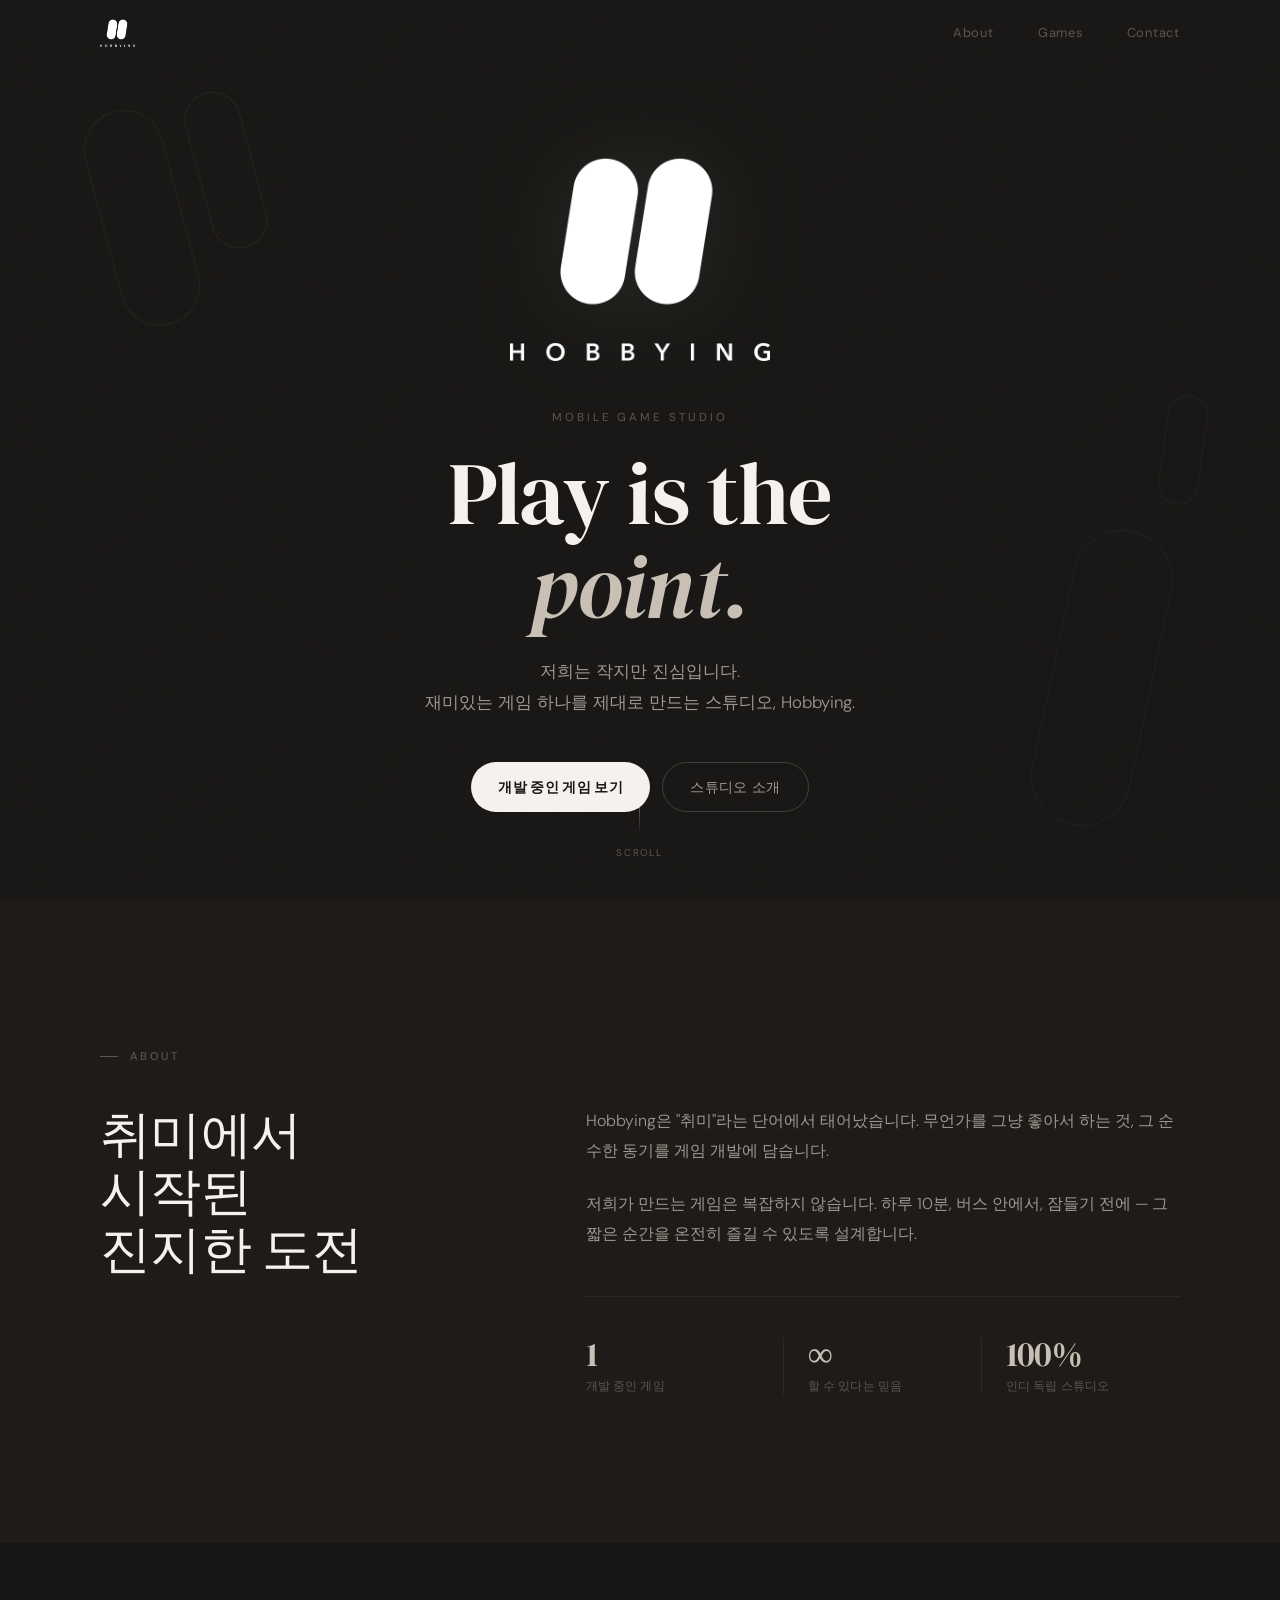
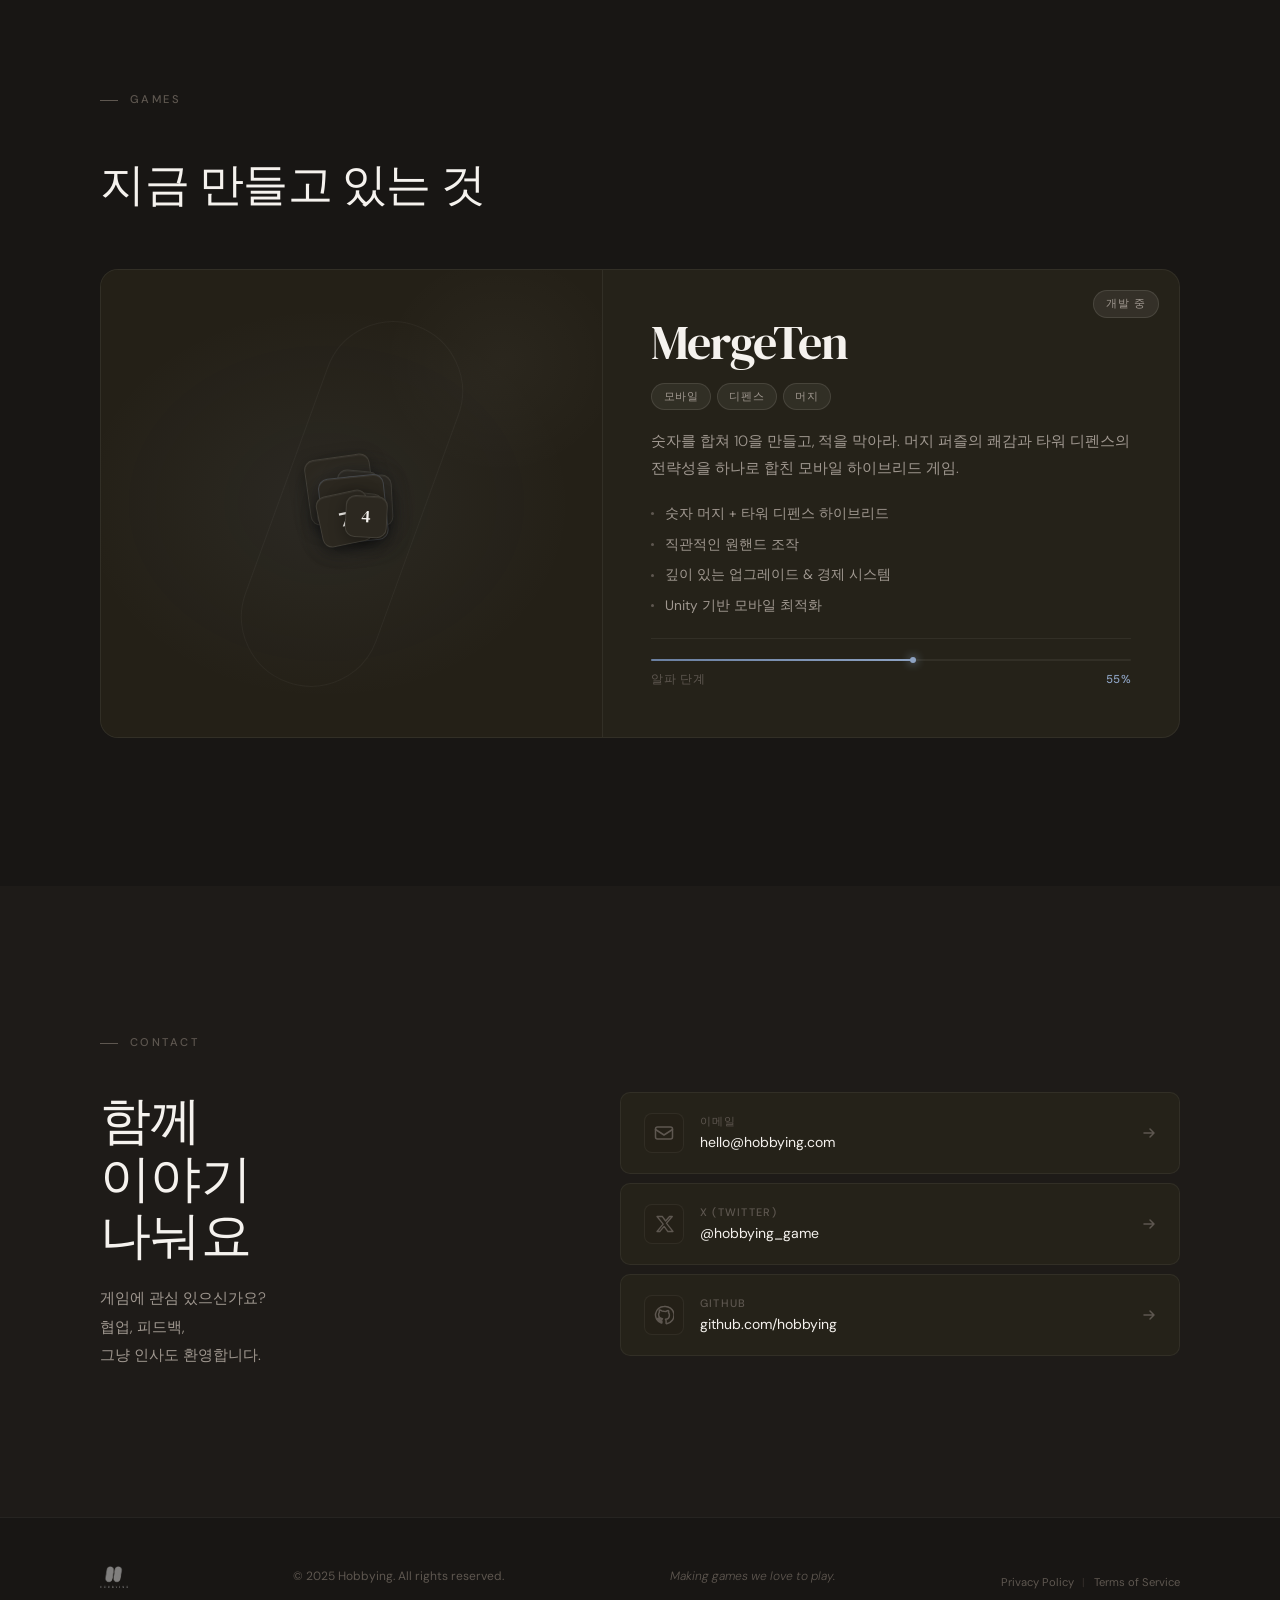
<file: index.html>
<!DOCTYPE html>
<html lang="ko">
<head>
  <meta charset="UTF-8" />
  <meta name="viewport" content="width=device-width, initial-scale=1.0" />
  <title>Hobbying — Mobile Game Studio</title>
  <meta name="description" content="Hobbying은 모바일 게임을 개발하는 인디 게임 스튜디오입니다. 개발 중인 게임: MergeTen." />
  <link rel="preconnect" href="https://fonts.googleapis.com" />
  <link rel="preconnect" href="https://fonts.gstatic.com" crossorigin />
  <link href="https://fonts.googleapis.com/css2?family=DM+Serif+Display:ital@0;1&family=DM+Sans:ital,opsz,wght@0,9..40,300;0,9..40,400;0,9..40,500;0,9..40,600;1,9..40,300&display=swap" rel="stylesheet" />
  <link rel="stylesheet" href="styles.css" />
</head>
<body>

  <!-- ─── Navigation ─── -->
  <header class="nav" id="nav">
    <div class="nav__inner">
      <a href="#hero" class="nav__logo" aria-label="Hobbying 홈">
        <img src="Logo_White.png" alt="Hobbying" class="nav__logo-img" />
      </a>
      <nav class="nav__links" aria-label="주 메뉴">
        <a href="#about">About</a>
        <a href="#games">Games</a>
        <a href="#contact">Contact</a>
      </nav>
      <button class="nav__hamburger" aria-label="메뉴 열기" aria-expanded="false" id="hamburger">
        <span></span><span></span>
      </button>
    </div>
    <nav class="nav__mobile" id="mobileNav" aria-label="모바일 메뉴">
      <a href="#about">About</a>
      <a href="#games">Games</a>
      <a href="#contact">Contact</a>
    </nav>
  </header>

  <main>

    <!-- ─── Hero ─── -->
    <section class="hero" id="hero" aria-label="메인 배너">

      <!-- Pill geometry background motifs -->
      <div class="hero__bg" aria-hidden="true">
        <div class="pill pill--a"></div>
        <div class="pill pill--b"></div>
        <div class="pill pill--c"></div>
        <div class="pill pill--d"></div>
      </div>

      <!-- Subtle noise texture overlay -->
      <div class="hero__noise" aria-hidden="true"></div>

      <div class="hero__inner">
        <!-- Large logo as main visual -->
        <div class="hero__logo-wrap reveal-hero" aria-label="Hobbying">
          <img src="Logo_White.png" alt="Hobbying" class="hero__logo" />
        </div>

        <p class="hero__eyebrow reveal-hero">Mobile Game Studio</p>

        <h1 class="hero__title reveal-hero">
          Play is the<br />
          <em>point.</em>
        </h1>

        <p class="hero__desc reveal-hero">
          저희는 작지만 진심입니다.<br />
          재미있는 게임 하나를 제대로 만드는 스튜디오, Hobbying.
        </p>

        <div class="hero__cta reveal-hero">
          <a href="#games" class="btn btn--primary">개발 중인 게임 보기</a>
          <a href="#about" class="btn btn--ghost">스튜디오 소개</a>
        </div>
      </div>

      <div class="hero__scroll-hint" aria-hidden="true">
        <div class="hero__scroll-line"></div>
        <span>Scroll</span>
      </div>
    </section>

    <!-- ─── About ─── -->
    <section class="about section" id="about" aria-label="회사 소개">
      <div class="container">
        <div class="section-label reveal">About</div>
        <div class="about__layout">
          <div class="about__left">
            <h2 class="about__heading reveal">
              취미에서<br />시작된<br />진지한 도전
            </h2>
          </div>
          <div class="about__right">
            <p class="about__body reveal">
              Hobbying은 "취미"라는 단어에서 태어났습니다.
              무언가를 그냥 좋아서 하는 것, 그 순수한 동기를 게임 개발에 담습니다.
            </p>
            <p class="about__body reveal">
              저희가 만드는 게임은 복잡하지 않습니다.
              하루 10분, 버스 안에서, 잠들기 전에 — 그 짧은 순간을
              온전히 즐길 수 있도록 설계합니다.
            </p>
            <div class="about__stats reveal">
              <div class="stat">
                <span class="stat__num">1</span>
                <span class="stat__label">개발 중인 게임</span>
              </div>
              <div class="stat">
                <span class="stat__num">∞</span>
                <span class="stat__label">할 수 있다는 믿음</span>
              </div>
              <div class="stat">
                <span class="stat__num">100%</span>
                <span class="stat__label">인디 독립 스튜디오</span>
              </div>
            </div>
          </div>
        </div>
      </div>
    </section>

    <!-- ─── Games ─── -->
    <section class="games section" id="games" aria-label="개발 중인 게임">
      <div class="container">
        <div class="section-label reveal">Games</div>
        <h2 class="games__heading reveal">지금 만들고 있는 것</h2>

        <div class="game-card reveal" role="article" aria-label="MergeTen 게임 소개">
          <div class="game-card__badge">개발 중</div>
          <div class="game-card__inner">

            <!-- Art panel: MergeTen atmosphere, no logo needed -->
            <div class="game-card__art" aria-hidden="true">
              <div class="game-card__art-bg"></div>
              <!-- Number tiles floating — representing the game mechanics -->
              <div class="game-card__tiles">
                <div class="tile tile--lg" style="--tx:-18%;--ty:-22%;--tr:-8deg;--td:0s">9</div>
                <div class="tile tile--sm" style="--tx:12%;--ty:-30%;--tr:5deg;--td:0.15s">1</div>
                <div class="tile tile--md" style="--tx:28%;--ty:-5%;--tr:-3deg;--td:0.08s">8</div>
                <div class="tile tile--sm" style="--tx:-28%;--ty:10%;--tr:11deg;--td:0.22s">2</div>
                <div class="tile tile--lg tile--merge" style="--tx:2%;--ty:8%;--tr:-6deg;--td:0.05s">10</div>
                <div class="tile tile--sm" style="--tx:22%;--ty:22%;--tr:7deg;--td:0.18s">3</div>
                <div class="tile tile--md" style="--tx:-14%;--ty:28%;--tr:-12deg;--td:0.1s">7</div>
                <div class="tile tile--sm" style="--tx:34%;--ty:30%;--tr:3deg;--td:0.25s">4</div>
              </div>
              <!-- Soft pill accent in background -->
              <div class="game-card__art-pill"></div>
            </div>

            <div class="game-card__info">
              <div class="game-card__title-row">
                <h3 class="game-card__title">MergeTen</h3>
              </div>
              <p class="game-card__genre">
                <span class="tag">모바일</span>
                <span class="tag">디펜스</span>
                <span class="tag">머지</span>
              </p>
              <p class="game-card__desc">
                숫자를 합쳐 10을 만들고, 적을 막아라.
                머지 퍼즐의 쾌감과 타워 디펜스의 전략성을
                하나로 합친 모바일 하이브리드 게임.
              </p>
              <ul class="game-card__features">
                <li>
                  <span class="feature-dot" aria-hidden="true"></span>
                  숫자 머지 + 타워 디펜스 하이브리드
                </li>
                <li>
                  <span class="feature-dot" aria-hidden="true"></span>
                  직관적인 원핸드 조작
                </li>
                <li>
                  <span class="feature-dot" aria-hidden="true"></span>
                  깊이 있는 업그레이드 &amp; 경제 시스템
                </li>
                <li>
                  <span class="feature-dot" aria-hidden="true"></span>
                  Unity 기반 모바일 최적화
                </li>
              </ul>
              <div class="game-card__status">
                <div class="status-track">
                  <div class="status-bar">
                    <div class="status-bar__fill" style="--progress: 55%"></div>
                  </div>
                </div>
                <div class="status-meta">
                  <span class="status-bar__label">알파 단계</span>
                  <span class="status-pct">55%</span>
                </div>
              </div>
            </div>
          </div>
        </div>
      </div>
    </section>

    <!-- ─── Contact ─── -->
    <section class="contact section" id="contact" aria-label="연락처">
      <div class="container">
        <div class="section-label reveal">Contact</div>
        <div class="contact__layout">
          <div class="contact__left">
            <h2 class="contact__heading reveal">
              함께<br />이야기<br />나눠요
            </h2>
            <p class="contact__sub reveal">
              게임에 관심 있으신가요?<br />
              협업, 피드백,<br />그냥 인사도 환영합니다.
            </p>
          </div>
          <div class="contact__right">
            <div class="contact__links reveal">
              <a href="mailto:hello@hobbying.com" class="contact-link" aria-label="이메일로 연락하기">
                <div class="contact-link__icon" aria-hidden="true">
                  <svg width="20" height="20" viewBox="0 0 20 20" fill="none" stroke="currentColor" stroke-width="1.5" stroke-linecap="round" stroke-linejoin="round">
                    <rect x="1.5" y="4" width="17" height="12" rx="2"/>
                    <path d="M1.5 6.5l8.5 5.5 8.5-5.5"/>
                  </svg>
                </div>
                <div class="contact-link__body">
                  <span class="contact-link__label">이메일</span>
                  <span class="contact-link__value">hello@hobbying.com</span>
                </div>
                <div class="contact-link__arrow" aria-hidden="true">
                  <svg width="16" height="16" viewBox="0 0 16 16" fill="none" stroke="currentColor" stroke-width="1.5" stroke-linecap="round" stroke-linejoin="round">
                    <path d="M3 8h10M9 4l4 4-4 4"/>
                  </svg>
                </div>
              </a>

              <a href="https://twitter.com/hobbying_game" target="_blank" rel="noopener noreferrer" class="contact-link" aria-label="X (Twitter) 팔로우하기">
                <div class="contact-link__icon" aria-hidden="true">
                  <svg width="20" height="20" viewBox="0 0 20 20" fill="none">
                    <path d="M15.5 2.5h2.8L12.4 9.2 19 17.5h-5.2l-3.7-5.1-4.3 5.1H3l6.2-7.4L3 2.5h5.3l3.3 4.5 3.9-4.5z" stroke="currentColor" stroke-width="1.3" stroke-linecap="round" stroke-linejoin="round"/>
                  </svg>
                </div>
                <div class="contact-link__body">
                  <span class="contact-link__label">X (Twitter)</span>
                  <span class="contact-link__value">@hobbying_game</span>
                </div>
                <div class="contact-link__arrow" aria-hidden="true">
                  <svg width="16" height="16" viewBox="0 0 16 16" fill="none" stroke="currentColor" stroke-width="1.5" stroke-linecap="round" stroke-linejoin="round">
                    <path d="M3 8h10M9 4l4 4-4 4"/>
                  </svg>
                </div>
              </a>

              <a href="https://github.com/hobbying" target="_blank" rel="noopener noreferrer" class="contact-link" aria-label="GitHub 방문하기">
                <div class="contact-link__icon" aria-hidden="true">
                  <svg width="20" height="20" viewBox="0 0 20 20" fill="none" stroke="currentColor" stroke-width="1.5" stroke-linecap="round" stroke-linejoin="round">
                    <path d="M10 1.5a8.5 8.5 0 00-2.687 16.565c.425.078.58-.184.58-.409 0-.202-.007-.736-.011-1.444-2.363.513-2.862-1.14-2.862-1.14-.386-.981-.943-1.243-.943-1.243-.77-.527.059-.516.059-.516.853.06 1.302.876 1.302.876.758 1.298 1.99.923 2.474.706.077-.549.296-.923.539-1.135-1.887-.215-3.87-.944-3.87-4.199 0-.927.33-1.685.874-2.28-.088-.215-.378-1.079.083-2.248 0 0 .712-.228 2.33.869A8.1 8.1 0 0110 6.2c.718.003 1.44.097 2.115.286 1.617-1.097 2.327-.869 2.327-.869.462 1.17.171 2.033.084 2.248.545.595.872 1.353.872 2.28 0 3.263-1.985 3.981-3.878 4.191.305.263.577.78.577 1.573 0 1.135-.01 2.05-.01 2.33 0 .227.153.491.585.408A8.502 8.502 0 0010 1.5z"/>
                  </svg>
                </div>
                <div class="contact-link__body">
                  <span class="contact-link__label">GitHub</span>
                  <span class="contact-link__value">github.com/hobbying</span>
                </div>
                <div class="contact-link__arrow" aria-hidden="true">
                  <svg width="16" height="16" viewBox="0 0 16 16" fill="none" stroke="currentColor" stroke-width="1.5" stroke-linecap="round" stroke-linejoin="round">
                    <path d="M3 8h10M9 4l4 4-4 4"/>
                  </svg>
                </div>
              </a>
            </div>
          </div>
        </div>
      </div>
    </section>

  </main>

  <!-- ─── Footer ─── -->
  <footer class="footer" role="contentinfo">
    <div class="container">
      <div class="footer__inner">
        <div class="footer__brand">
          <img src="Logo_White.png" alt="Hobbying" class="footer__logo-img" />
        </div>
        <p class="footer__copy">&copy; 2025 Hobbying. All rights reserved.</p>
        <p class="footer__tagline">Making games we love to play.</p>
        <p class="footer__legal">
          <a href="privacy-policy.html">Privacy Policy</a>
          <span style="margin:0 .5em;opacity:.4;">|</span>
          <a href="terms-of-service.html">Terms of Service</a>
        </p>
      </div>
    </div>
  </footer>

  <script src="script.js"></script>
</body>
</html>
</file>
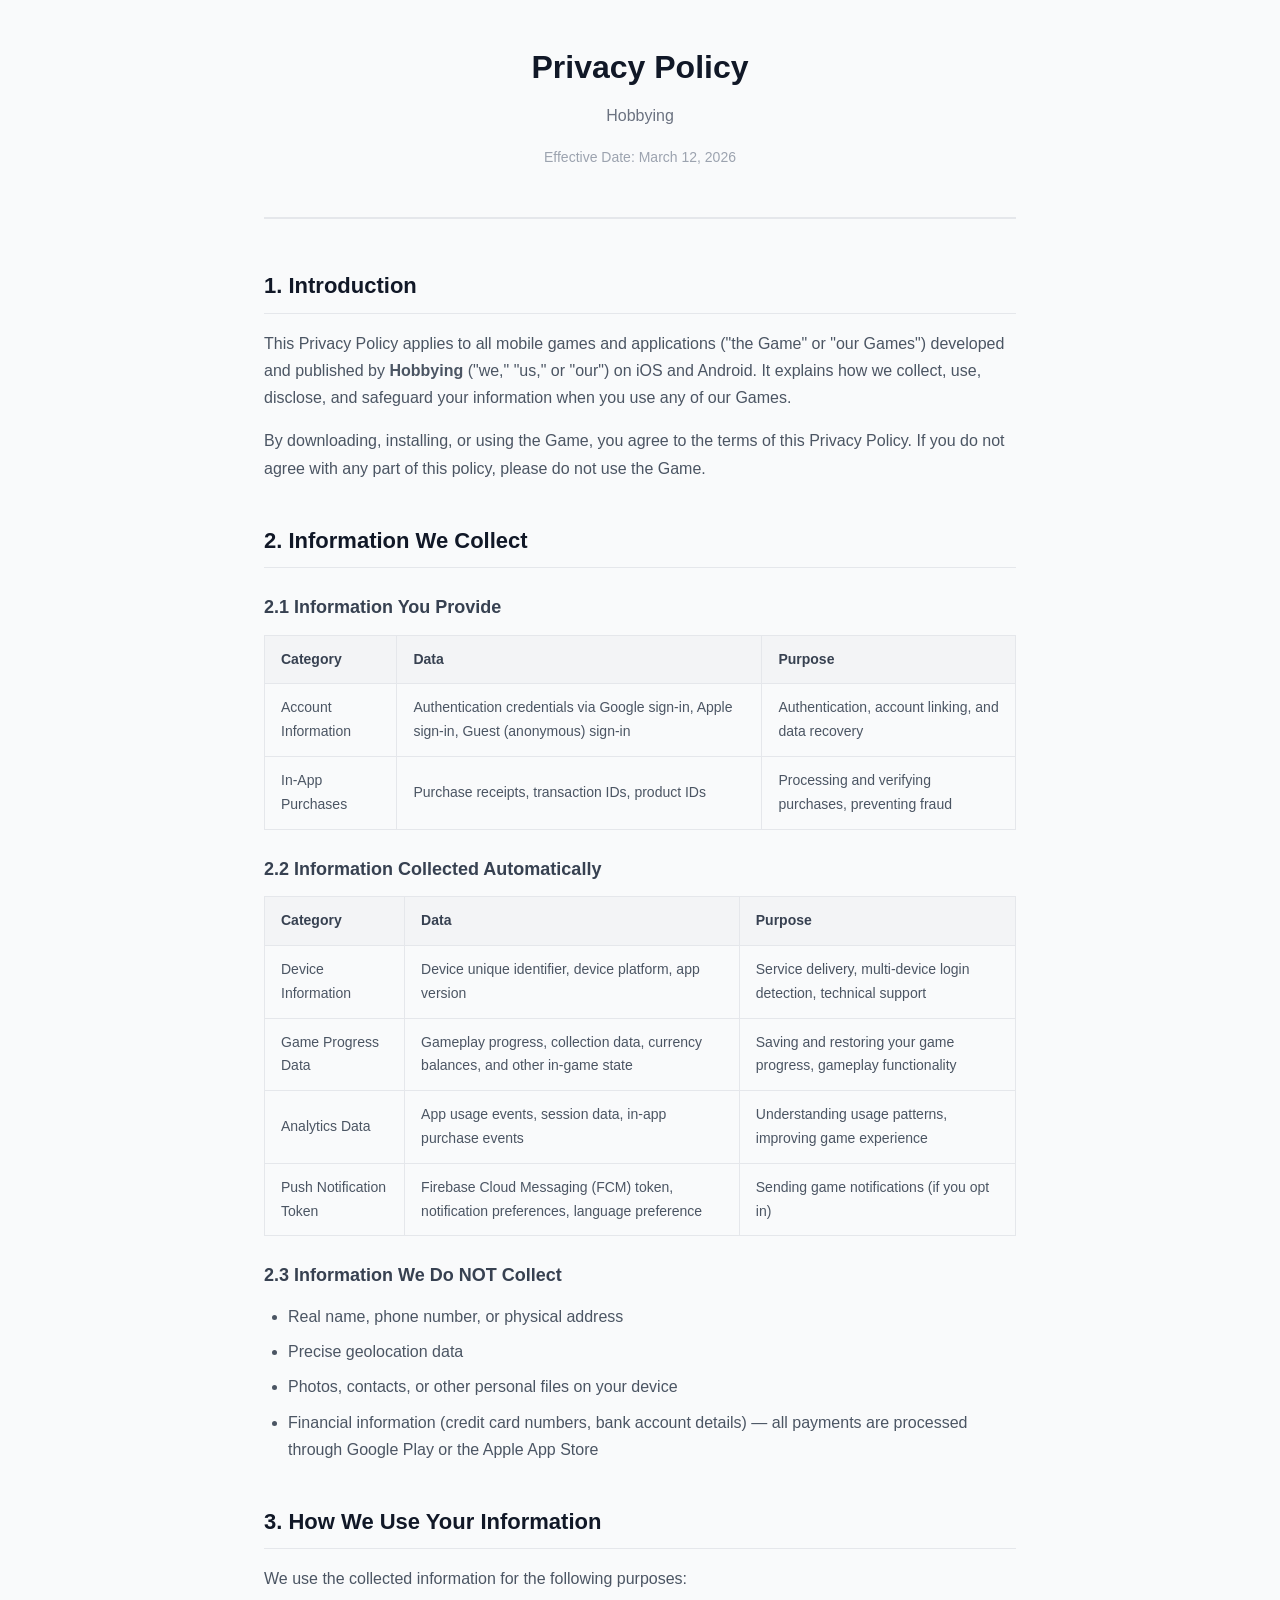
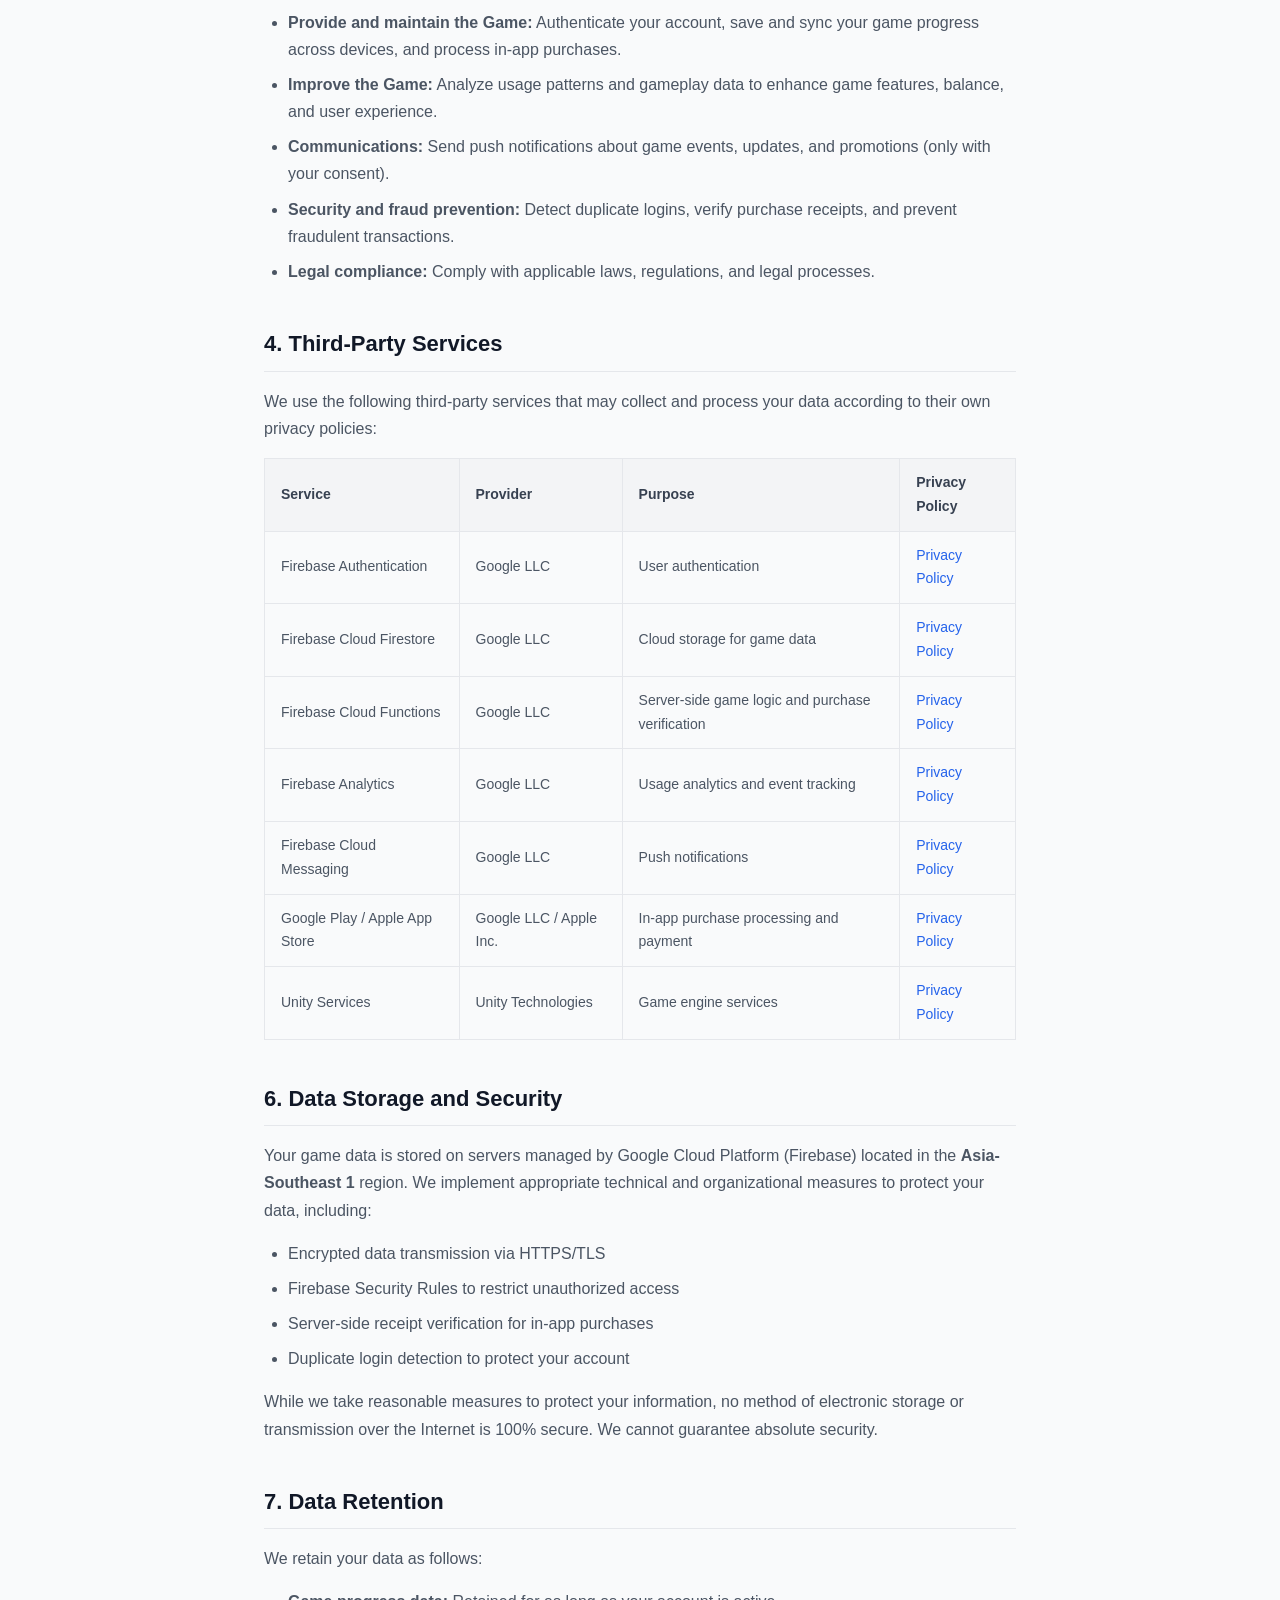
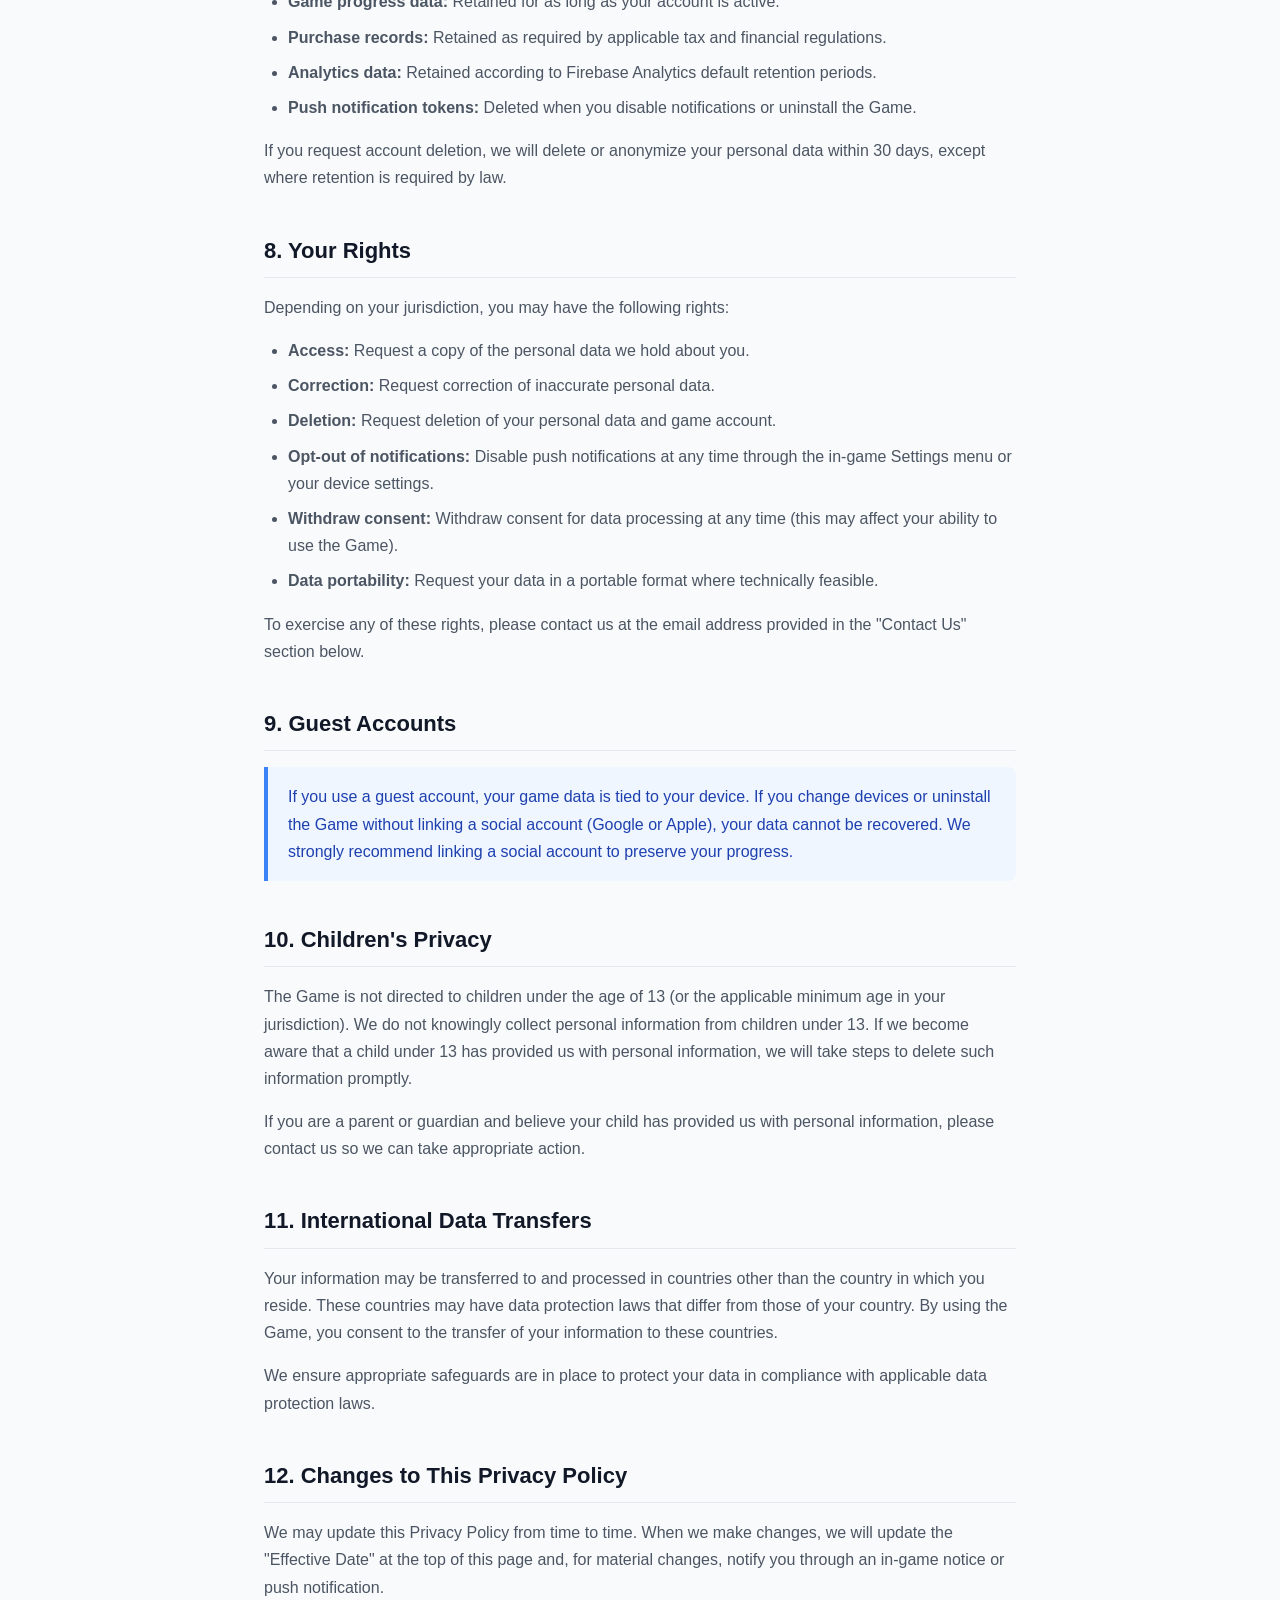
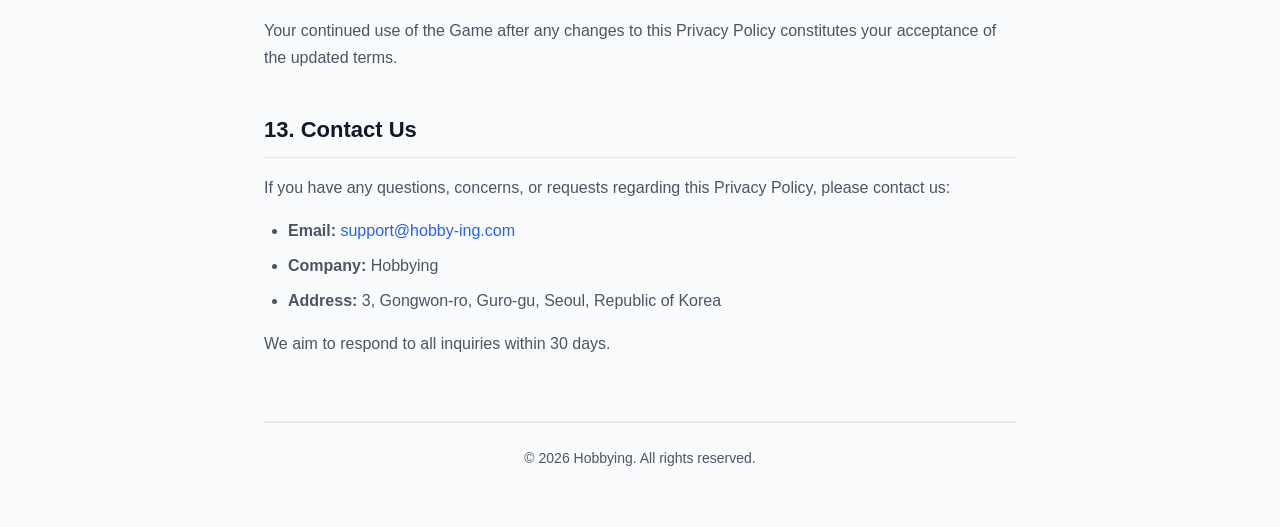
<file: privacy-policy.html>
<!DOCTYPE html>
<html lang="en">
<head>
    <meta charset="UTF-8">
    <meta name="viewport" content="width=device-width, initial-scale=1.0">
    <title>Privacy Policy</title>
    <style>
        * { margin: 0; padding: 0; box-sizing: border-box; }
        body {
            font-family: -apple-system, BlinkMacSystemFont, 'Segoe UI', Roboto, 'Helvetica Neue', Arial, sans-serif;
            line-height: 1.7; color: #333; background-color: #f9fafb;
        }
        .container { max-width: 800px; margin: 0 auto; padding: 40px 24px; }
        header { text-align: center; margin-bottom: 48px; padding-bottom: 32px; border-bottom: 2px solid #e5e7eb; }
        header h1 { font-size: 32px; font-weight: 700; color: #111827; margin-bottom: 8px; }
        header p.subtitle { font-size: 16px; color: #6b7280; }
        header p.effective-date { font-size: 14px; color: #9ca3af; margin-top: 4px; }
        h2 { font-size: 22px; font-weight: 600; color: #111827; margin-top: 40px; margin-bottom: 16px; padding-bottom: 8px; border-bottom: 1px solid #e5e7eb; }
        h3 { font-size: 18px; font-weight: 600; color: #374151; margin-top: 24px; margin-bottom: 12px; }
        p { margin-bottom: 16px; color: #4b5563; }
        ul, ol { margin-bottom: 16px; padding-left: 24px; }
        li { margin-bottom: 8px; color: #4b5563; }
        table { width: 100%; border-collapse: collapse; margin-bottom: 24px; font-size: 14px; }
        table th, table td { padding: 12px 16px; text-align: left; border: 1px solid #e5e7eb; }
        table th { background-color: #f3f4f6; font-weight: 600; color: #374151; }
        table td { color: #4b5563; }
        .highlight-box { background-color: #eff6ff; border-left: 4px solid #3b82f6; padding: 16px 20px; margin-bottom: 24px; border-radius: 0 8px 8px 0; }
        .highlight-box p { margin-bottom: 0; color: #1e40af; }
        a { color: #2563eb; text-decoration: none; }
        a:hover { text-decoration: underline; }
        footer { margin-top: 64px; padding-top: 24px; border-top: 2px solid #e5e7eb; text-align: center; color: #9ca3af; font-size: 14px; }
        .feature-disabled { display: none; }
        @media (max-width: 640px) {
            .container { padding: 24px 16px; }
            header h1 { font-size: 26px; }
            h2 { font-size: 20px; }
            table { font-size: 13px; }
            table th, table td { padding: 8px 10px; }
        }
    </style>

    <script>
    // ============================================================
    //  CONFIG — Edit this section for your company
    // ============================================================
    const CONFIG = {
        // Company info
        companyName:    "Hobbying",
        companyEmail:   "support@hobby-ing.com",
        companyAddress: "3, Gongwon-ro, Guro-gu, Seoul, Republic of Korea",

        // Policy info
        effectiveDate:  "March 12, 2026",
        platforms:      "iOS and Android",

        // Data storage region (Firebase region)
        dataRegion:     "Asia-Southeast 1",

        // Feature toggles — set to true/false per game
        features: {
            guestAccount:       true,   // Guest login supported
            iap:                true,   // In-app purchases
            pushNotifications:  true,   // Push notifications (FCM)
            ads:                false,  // Ads (rewarded, interstitial, banner)
            socialLogin:        true,   // Google / Apple sign-in
            emailLogin:         false,   // Email / password sign-in
            analytics:          true,   // Firebase Analytics
        },

        // Third-party services — add/remove per game
        // Each: { name, provider, purpose, policyUrl }
        thirdPartyServices: [
            { name: "Firebase Authentication",    provider: "Google LLC",                  purpose: "User authentication",                          policyUrl: "https://firebase.google.com/support/privacy" },
            { name: "Firebase Cloud Firestore",   provider: "Google LLC",                  purpose: "Cloud storage for game data",                  policyUrl: "https://firebase.google.com/support/privacy" },
            { name: "Firebase Cloud Functions",   provider: "Google LLC",                  purpose: "Server-side game logic and purchase verification", policyUrl: "https://firebase.google.com/support/privacy" },
            { name: "Firebase Analytics",         provider: "Google LLC",                  purpose: "Usage analytics and event tracking",           policyUrl: "https://firebase.google.com/support/privacy" },
            { name: "Firebase Cloud Messaging",   provider: "Google LLC",                  purpose: "Push notifications",                           policyUrl: "https://firebase.google.com/support/privacy" },
            { name: "Google Play / Apple App Store", provider: "Google LLC / Apple Inc.",   purpose: "In-app purchase processing and payment",       policyUrl: "https://policies.google.com/privacy" },
            { name: "Unity Services",             provider: "Unity Technologies",          purpose: "Game engine services",                         policyUrl: "https://unity.com/legal/privacy-policy" },
        ],
    };
    // ============================================================

    document.addEventListener("DOMContentLoaded", () => {
        // Fill in text placeholders
        document.querySelectorAll("[data-cfg]").forEach(el => {
            const key = el.getAttribute("data-cfg");
            const keys = key.split(".");
            let val = CONFIG;
            for (const k of keys) val = val?.[k];
            if (val !== undefined) el.textContent = val;
        });

        // href placeholders
        document.querySelectorAll("[data-cfg-href]").forEach(el => {
            const key = el.getAttribute("data-cfg-href");
            const keys = key.split(".");
            let val = CONFIG;
            for (const k of keys) val = val?.[k];
            if (val !== undefined) {
                el.setAttribute("href", val.startsWith("mailto:") ? val : `mailto:${val}`);
                if (!el.textContent.trim()) el.textContent = val;
            }
        });

        // Feature toggles — show/hide sections
        document.querySelectorAll("[data-feature]").forEach(el => {
            const feature = el.getAttribute("data-feature");
            const invert = el.hasAttribute("data-feature-invert");
            const enabled = CONFIG.features[feature] ?? false;
            if (invert ? enabled : !enabled) {
                el.classList.add("feature-disabled");
            }
        });

        // Build third-party services table
        const tbody = document.getElementById("third-party-tbody");
        if (tbody) {
            CONFIG.thirdPartyServices.forEach(svc => {
                const tr = document.createElement("tr");
                tr.innerHTML = `
                    <td>${svc.name}</td>
                    <td>${svc.provider}</td>
                    <td>${svc.purpose}</td>
                    <td><a href="${svc.policyUrl}" target="_blank" rel="noopener">Privacy Policy</a></td>
                `;
                tbody.appendChild(tr);
            });
        }

        // Build login methods list
        const loginList = document.getElementById("login-methods");
        if (loginList) {
            const methods = [];
            if (CONFIG.features.socialLogin) methods.push("Google sign-in", "Apple sign-in");
            if (CONFIG.features.emailLogin)  methods.push("Email / password sign-in");
            if (CONFIG.features.guestAccount) methods.push("Guest (anonymous) sign-in");
            loginList.textContent = methods.join(", ");
        }

        // Page title
        document.title = `Privacy Policy - ${CONFIG.companyName}`;

        // Copyright year
        const yearEl = document.getElementById("copyright-year");
        if (yearEl) yearEl.textContent = new Date().getFullYear();
    });
    </script>
</head>
<body>
    <div class="container">
        <header>
            <h1>Privacy Policy</h1>
            <p class="subtitle"><span data-cfg="companyName"></span></p>
            <p class="effective-date">Effective Date: <span data-cfg="effectiveDate"></span></p>
        </header>

        <!-- 1. Introduction -->
        <h2>1. Introduction</h2>
        <p>
            This Privacy Policy applies to all mobile games and applications ("the Game" or "our Games")
            developed and published by <strong><span data-cfg="companyName"></span></strong>
            ("we," "us," or "our") on <span data-cfg="platforms"></span>.
            It explains how we collect, use, disclose, and safeguard your information when you use any of our Games.
        </p>
        <p>
            By downloading, installing, or using the Game, you agree to the terms of this Privacy Policy.
            If you do not agree with any part of this policy, please do not use the Game.
        </p>

        <!-- 2. Information We Collect -->
        <h2>2. Information We Collect</h2>

        <h3>2.1 Information You Provide</h3>
        <table>
            <thead>
                <tr><th>Category</th><th>Data</th><th>Purpose</th></tr>
            </thead>
            <tbody>
                <tr data-feature="socialLogin">
                    <td>Account Information</td>
                    <td>Authentication credentials via <span id="login-methods"></span></td>
                    <td>Authentication, account linking, and data recovery</td>
                </tr>
                <tr data-feature="iap">
                    <td>In-App Purchases</td>
                    <td>Purchase receipts, transaction IDs, product IDs</td>
                    <td>Processing and verifying purchases, preventing fraud</td>
                </tr>
            </tbody>
        </table>

        <h3>2.2 Information Collected Automatically</h3>
        <table>
            <thead>
                <tr><th>Category</th><th>Data</th><th>Purpose</th></tr>
            </thead>
            <tbody>
                <tr>
                    <td>Device Information</td>
                    <td>Device unique identifier, device platform, app version</td>
                    <td>Service delivery, multi-device login detection, technical support</td>
                </tr>
                <tr>
                    <td>Game Progress Data</td>
                    <td>Gameplay progress, collection data, currency balances, and other in-game state</td>
                    <td>Saving and restoring your game progress, gameplay functionality</td>
                </tr>
                <tr data-feature="analytics">
                    <td>Analytics Data</td>
                    <td>App usage events, session data, in-app purchase events</td>
                    <td>Understanding usage patterns, improving game experience</td>
                </tr>
                <tr data-feature="pushNotifications">
                    <td>Push Notification Token</td>
                    <td>Firebase Cloud Messaging (FCM) token, notification preferences, language preference</td>
                    <td>Sending game notifications (if you opt in)</td>
                </tr>
                <tr data-feature="ads">
                    <td>Advertising Data</td>
                    <td>Advertising identifier, ad interaction data</td>
                    <td>Serving relevant ads, measuring ad performance</td>
                </tr>
            </tbody>
        </table>

        <h3>2.3 Information We Do NOT Collect</h3>
        <ul>
            <li>Real name, phone number, or physical address</li>
            <li>Precise geolocation data</li>
            <li>Photos, contacts, or other personal files on your device</li>
            <li>Financial information (credit card numbers, bank account details) &mdash; all payments are processed through Google Play or the Apple App Store</li>
        </ul>

        <!-- 3. How We Use Your Information -->
        <h2>3. How We Use Your Information</h2>
        <p>We use the collected information for the following purposes:</p>
        <ul>
            <li><strong>Provide and maintain the Game:</strong> Authenticate your account, save and sync your game progress across devices, and process in-app purchases.</li>
            <li><strong>Improve the Game:</strong> Analyze usage patterns and gameplay data to enhance game features, balance, and user experience.</li>
            <li data-feature="pushNotifications"><strong>Communications:</strong> Send push notifications about game events, updates, and promotions (only with your consent).</li>
            <li data-feature="ads"><strong>Advertising:</strong> Display ads within the Game, including personalized ads based on your interests (where applicable and with your consent).</li>
            <li><strong>Security and fraud prevention:</strong> Detect duplicate logins, verify purchase receipts, and prevent fraudulent transactions.</li>
            <li><strong>Legal compliance:</strong> Comply with applicable laws, regulations, and legal processes.</li>
        </ul>

        <!-- 4. Third-Party Services -->
        <h2>4. Third-Party Services</h2>
        <p>We use the following third-party services that may collect and process your data according to their own privacy policies:</p>
        <table>
            <thead>
                <tr><th>Service</th><th>Provider</th><th>Purpose</th><th>Privacy Policy</th></tr>
            </thead>
            <tbody id="third-party-tbody">
                <!-- Populated by JavaScript from CONFIG.thirdPartyServices -->
            </tbody>
        </table>

        <!-- 5. Advertising (conditional) -->
        <div data-feature="ads">
            <h2>5. Advertising</h2>
            <p>
                The Game may display ads, including rewarded ads that you can choose to watch in exchange for
                in-game rewards. Our advertising partners may collect device identifiers and ad interaction data
                to serve and measure ads.
            </p>
            <p>You can opt out of personalized advertising through your device settings:</p>
            <ul>
                <li><strong>Android:</strong> Settings &gt; Google &gt; Ads &gt; Opt out of Ads Personalization</li>
                <li><strong>iOS:</strong> Settings &gt; Privacy &amp; Security &gt; Tracking &gt; disable "Allow Apps to Request to Track"</li>
            </ul>
        </div>

        <!-- 6. Data Storage and Security -->
        <h2>6. Data Storage and Security</h2>
        <p>
            Your game data is stored on servers managed by Google Cloud Platform (Firebase) located in
            the <strong><span data-cfg="dataRegion"></span></strong> region.
            We implement appropriate technical and organizational measures to protect your data, including:
        </p>
        <ul>
            <li>Encrypted data transmission via HTTPS/TLS</li>
            <li>Firebase Security Rules to restrict unauthorized access</li>
            <li data-feature="iap">Server-side receipt verification for in-app purchases</li>
            <li>Duplicate login detection to protect your account</li>
        </ul>
        <p>
            While we take reasonable measures to protect your information, no method of electronic storage or
            transmission over the Internet is 100% secure. We cannot guarantee absolute security.
        </p>

        <!-- 7. Data Retention -->
        <h2>7. Data Retention</h2>
        <p>We retain your data as follows:</p>
        <ul>
            <li><strong>Game progress data:</strong> Retained for as long as your account is active.</li>
            <li data-feature="iap"><strong>Purchase records:</strong> Retained as required by applicable tax and financial regulations.</li>
            <li data-feature="analytics"><strong>Analytics data:</strong> Retained according to Firebase Analytics default retention periods.</li>
            <li data-feature="pushNotifications"><strong>Push notification tokens:</strong> Deleted when you disable notifications or uninstall the Game.</li>
        </ul>
        <p>
            If you request account deletion, we will delete or anonymize your personal data within 30 days,
            except where retention is required by law.
        </p>

        <!-- 8. Your Rights -->
        <h2>8. Your Rights</h2>
        <p>Depending on your jurisdiction, you may have the following rights:</p>
        <ul>
            <li><strong>Access:</strong> Request a copy of the personal data we hold about you.</li>
            <li><strong>Correction:</strong> Request correction of inaccurate personal data.</li>
            <li><strong>Deletion:</strong> Request deletion of your personal data and game account.</li>
            <li data-feature="pushNotifications"><strong>Opt-out of notifications:</strong> Disable push notifications at any time through the in-game Settings menu or your device settings.</li>
            <li data-feature="ads"><strong>Opt-out of personalized ads:</strong> Adjust your device advertising settings as described in Section 5.</li>
            <li><strong>Withdraw consent:</strong> Withdraw consent for data processing at any time (this may affect your ability to use the Game).</li>
            <li><strong>Data portability:</strong> Request your data in a portable format where technically feasible.</li>
        </ul>
        <p>
            To exercise any of these rights, please contact us at the email address provided in the
            "Contact Us" section below.
        </p>

        <!-- 9. Guest Accounts (conditional) -->
        <div data-feature="guestAccount">
            <h2>9. Guest Accounts</h2>
            <div class="highlight-box">
                <p>
                    If you use a guest account, your game data is tied to your device. If you change devices or
                    uninstall the Game without linking a social account (Google or Apple), your data cannot be recovered.
                    We strongly recommend linking a social account to preserve your progress.
                </p>
            </div>
        </div>

        <!-- 10. Children's Privacy -->
        <h2>10. Children's Privacy</h2>
        <p>
            The Game is not directed to children under the age of 13 (or the applicable minimum age in your jurisdiction).
            We do not knowingly collect personal information from children under 13. If we become aware that a
            child under 13 has provided us with personal information, we will take steps to delete such information promptly.
        </p>
        <p>
            If you are a parent or guardian and believe your child has provided us with personal information,
            please contact us so we can take appropriate action.
        </p>

        <!-- 11. International Data Transfers -->
        <h2>11. International Data Transfers</h2>
        <p>
            Your information may be transferred to and processed in countries other than the country in which you
            reside. These countries may have data protection laws that differ from those of your country.
            By using the Game, you consent to the transfer of your information to these countries.
        </p>
        <p>
            We ensure appropriate safeguards are in place to protect your data in compliance with applicable
            data protection laws.
        </p>

        <!-- 12. Changes to This Privacy Policy -->
        <h2>12. Changes to This Privacy Policy</h2>
        <p>
            We may update this Privacy Policy from time to time. When we make changes, we will update the
            "Effective Date" at the top of this page and, for material changes, notify you through an
            in-game notice or push notification.
        </p>
        <p>
            Your continued use of the Game after any changes to this Privacy Policy constitutes your
            acceptance of the updated terms.
        </p>

        <!-- 13. Contact Us -->
        <h2>13. Contact Us</h2>
        <p>If you have any questions, concerns, or requests regarding this Privacy Policy, please contact us:</p>
        <ul>
            <li><strong>Email:</strong> <a data-cfg-href="companyEmail"></a></li>
            <li><strong>Company:</strong> <span data-cfg="companyName"></span></li>
            <li><strong>Address:</strong> <span data-cfg="companyAddress"></span></li>
        </ul>
        <p>We aim to respond to all inquiries within 30 days.</p>

        <footer>
            <p>&copy; <span id="copyright-year"></span> <span data-cfg="companyName"></span>. All rights reserved.</p>
        </footer>
    </div>
</body>
</html>
</file>
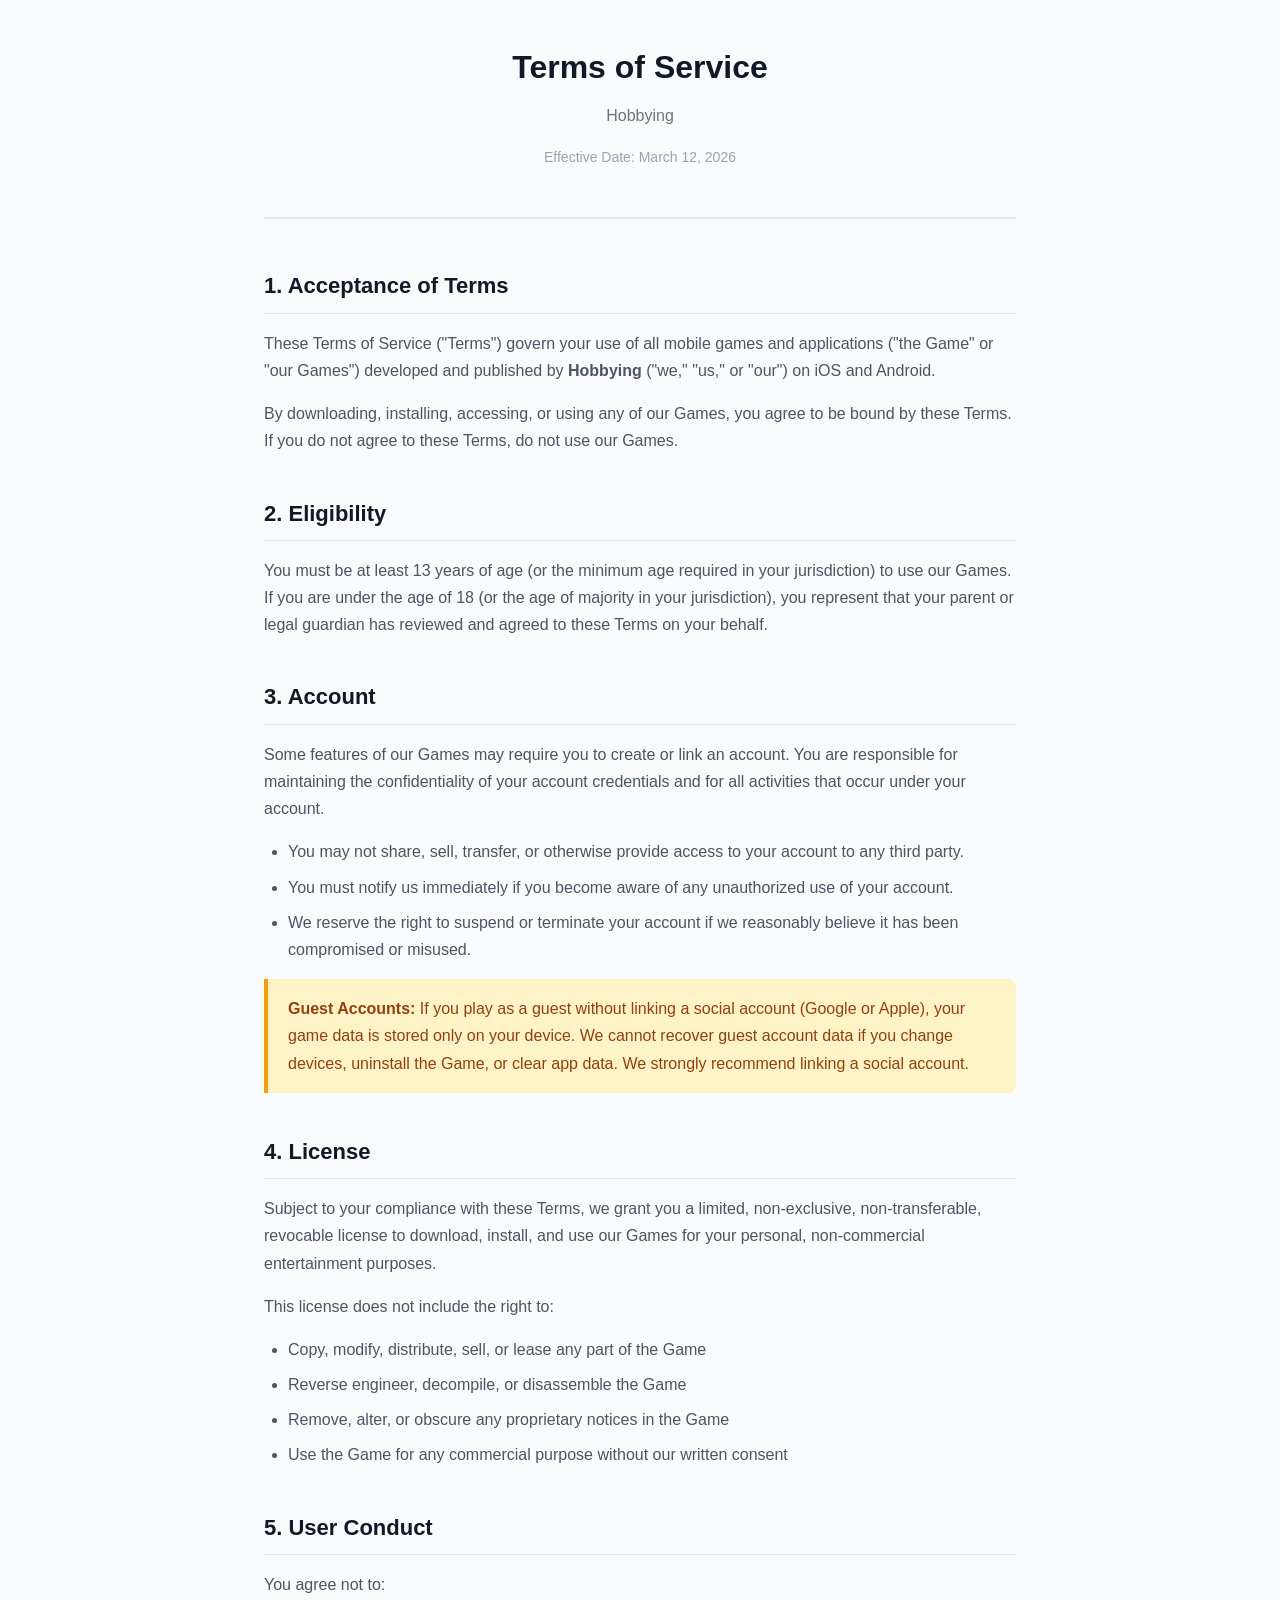
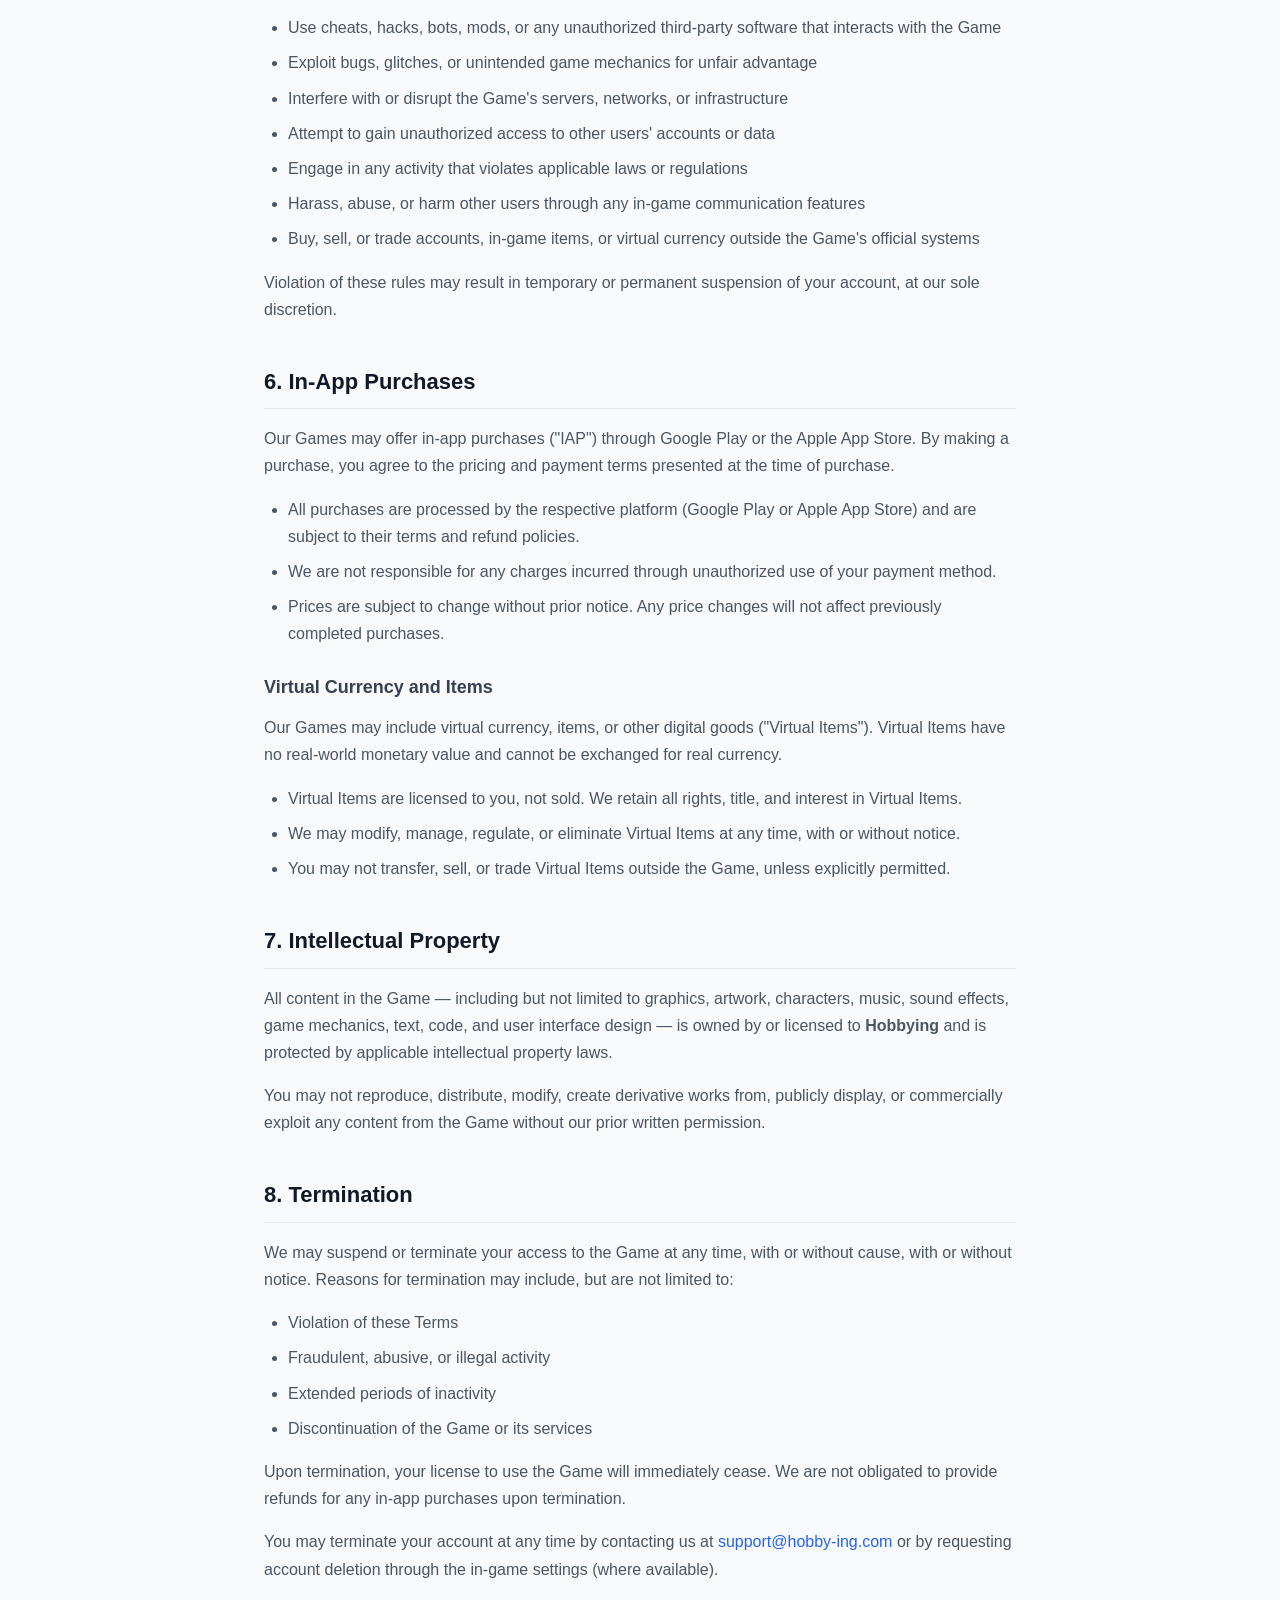
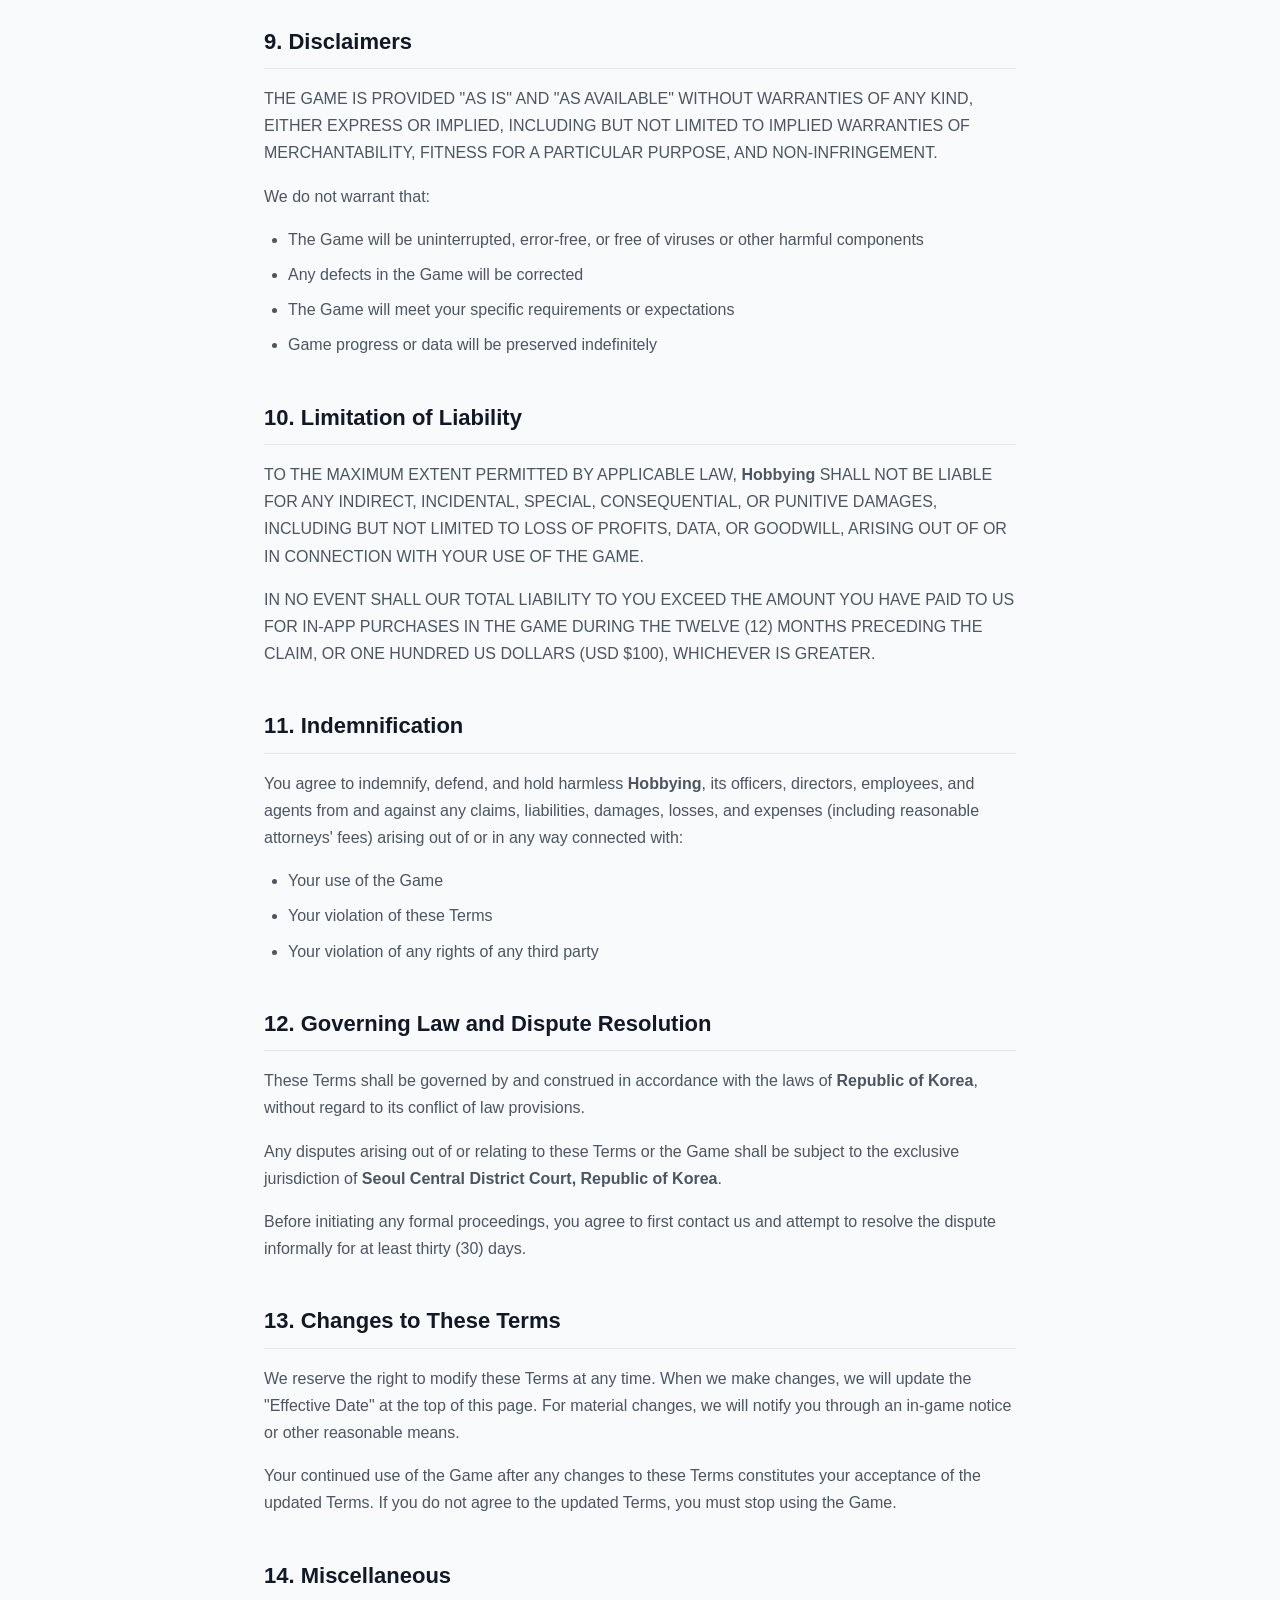
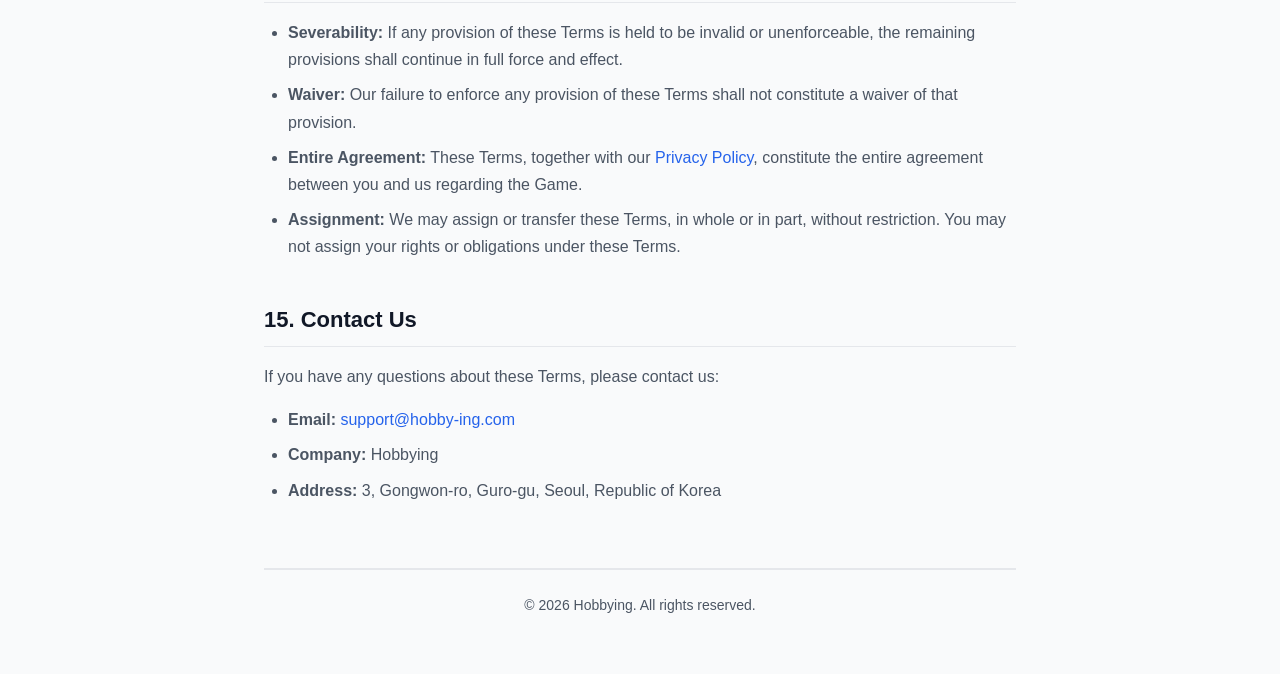
<file: terms-of-service.html>
<!DOCTYPE html>
<html lang="en">
<head>
    <meta charset="UTF-8">
    <meta name="viewport" content="width=device-width, initial-scale=1.0">
    <title>Terms of Service</title>
    <style>
        * { margin: 0; padding: 0; box-sizing: border-box; }
        body {
            font-family: -apple-system, BlinkMacSystemFont, 'Segoe UI', Roboto, 'Helvetica Neue', Arial, sans-serif;
            line-height: 1.7; color: #333; background-color: #f9fafb;
        }
        .container { max-width: 800px; margin: 0 auto; padding: 40px 24px; }
        header { text-align: center; margin-bottom: 48px; padding-bottom: 32px; border-bottom: 2px solid #e5e7eb; }
        header h1 { font-size: 32px; font-weight: 700; color: #111827; margin-bottom: 8px; }
        header p.subtitle { font-size: 16px; color: #6b7280; }
        header p.effective-date { font-size: 14px; color: #9ca3af; margin-top: 4px; }
        h2 { font-size: 22px; font-weight: 600; color: #111827; margin-top: 40px; margin-bottom: 16px; padding-bottom: 8px; border-bottom: 1px solid #e5e7eb; }
        h3 { font-size: 18px; font-weight: 600; color: #374151; margin-top: 24px; margin-bottom: 12px; }
        p { margin-bottom: 16px; color: #4b5563; }
        ul, ol { margin-bottom: 16px; padding-left: 24px; }
        li { margin-bottom: 8px; color: #4b5563; }
        .highlight-box { background-color: #eff6ff; border-left: 4px solid #3b82f6; padding: 16px 20px; margin-bottom: 24px; border-radius: 0 8px 8px 0; }
        .highlight-box p { margin-bottom: 0; color: #1e40af; }
        .warning-box { background-color: #fef3c7; border-left: 4px solid #f59e0b; padding: 16px 20px; margin-bottom: 24px; border-radius: 0 8px 8px 0; }
        .warning-box p { margin-bottom: 0; color: #92400e; }
        a { color: #2563eb; text-decoration: none; }
        a:hover { text-decoration: underline; }
        footer { margin-top: 64px; padding-top: 24px; border-top: 2px solid #e5e7eb; text-align: center; color: #9ca3af; font-size: 14px; }
        .feature-disabled { display: none; }
        @media (max-width: 640px) {
            .container { padding: 24px 16px; }
            header h1 { font-size: 26px; }
            h2 { font-size: 20px; }
        }
    </style>

    <script>
    // ============================================================
    //  CONFIG — Edit this section for your company
    // ============================================================
    const CONFIG = {
        companyName:    "Hobbying",
        companyEmail:   "support@hobby-ing.com",
        companyAddress: "3, Gongwon-ro, Guro-gu, Seoul, Republic of Korea",

        effectiveDate:  "March 12, 2026",
        platforms:      "iOS and Android",
        governingLaw:   "Republic of Korea",
        jurisdiction:   "Seoul Central District Court, Republic of Korea",
        privacyPolicyUrl: "privacy-policy.html",

        features: {
            guestAccount:       true,
            iap:                true,
            pushNotifications:  true,
            ads:                false,
            socialLogin:        true,
            virtualCurrency:    true,
        },
    };
    // ============================================================

    document.addEventListener("DOMContentLoaded", () => {
        document.querySelectorAll("[data-cfg]").forEach(el => {
            const keys = el.getAttribute("data-cfg").split(".");
            let val = CONFIG;
            for (const k of keys) val = val?.[k];
            if (val !== undefined) el.textContent = val;
        });

        document.querySelectorAll("[data-cfg-href]").forEach(el => {
            const keys = el.getAttribute("data-cfg-href").split(".");
            let val = CONFIG;
            for (const k of keys) val = val?.[k];
            if (val !== undefined) {
                el.setAttribute("href", val.startsWith("mailto:") || val.startsWith("http") ? val : `mailto:${val}`);
                if (!el.textContent.trim()) el.textContent = val;
            }
        });

        document.querySelectorAll("[data-feature]").forEach(el => {
            const feature = el.getAttribute("data-feature");
            const enabled = CONFIG.features[feature] ?? false;
            if (!enabled) el.classList.add("feature-disabled");
        });

        document.title = `Terms of Service - ${CONFIG.companyName}`;

        const yearEl = document.getElementById("copyright-year");
        if (yearEl) yearEl.textContent = new Date().getFullYear();
    });
    </script>
</head>
<body>
    <div class="container">
        <header>
            <h1>Terms of Service</h1>
            <p class="subtitle"><span data-cfg="companyName"></span></p>
            <p class="effective-date">Effective Date: <span data-cfg="effectiveDate"></span></p>
        </header>

        <!-- 1. Acceptance of Terms -->
        <h2>1. Acceptance of Terms</h2>
        <p>
            These Terms of Service ("Terms") govern your use of all mobile games and applications ("the Game" or "our Games")
            developed and published by <strong><span data-cfg="companyName"></span></strong>
            ("we," "us," or "our") on <span data-cfg="platforms"></span>.
        </p>
        <p>
            By downloading, installing, accessing, or using any of our Games, you agree to be bound by these Terms.
            If you do not agree to these Terms, do not use our Games.
        </p>

        <!-- 2. Eligibility -->
        <h2>2. Eligibility</h2>
        <p>
            You must be at least 13 years of age (or the minimum age required in your jurisdiction) to use our Games.
            If you are under the age of 18 (or the age of majority in your jurisdiction), you represent that your parent
            or legal guardian has reviewed and agreed to these Terms on your behalf.
        </p>

        <!-- 3. Account -->
        <h2>3. Account</h2>
        <p>
            Some features of our Games may require you to create or link an account. You are responsible for
            maintaining the confidentiality of your account credentials and for all activities that occur under your account.
        </p>
        <ul>
            <li>You may not share, sell, transfer, or otherwise provide access to your account to any third party.</li>
            <li>You must notify us immediately if you become aware of any unauthorized use of your account.</li>
            <li>We reserve the right to suspend or terminate your account if we reasonably believe it has been compromised or misused.</li>
        </ul>

        <div data-feature="guestAccount">
            <div class="warning-box">
                <p>
                    <strong>Guest Accounts:</strong> If you play as a guest without linking a social account (Google or Apple),
                    your game data is stored only on your device. We cannot recover guest account data if you change devices,
                    uninstall the Game, or clear app data. We strongly recommend linking a social account.
                </p>
            </div>
        </div>

        <!-- 4. License -->
        <h2>4. License</h2>
        <p>
            Subject to your compliance with these Terms, we grant you a limited, non-exclusive, non-transferable,
            revocable license to download, install, and use our Games for your personal, non-commercial entertainment purposes.
        </p>
        <p>This license does not include the right to:</p>
        <ul>
            <li>Copy, modify, distribute, sell, or lease any part of the Game</li>
            <li>Reverse engineer, decompile, or disassemble the Game</li>
            <li>Remove, alter, or obscure any proprietary notices in the Game</li>
            <li>Use the Game for any commercial purpose without our written consent</li>
        </ul>

        <!-- 5. User Conduct -->
        <h2>5. User Conduct</h2>
        <p>You agree not to:</p>
        <ul>
            <li>Use cheats, hacks, bots, mods, or any unauthorized third-party software that interacts with the Game</li>
            <li>Exploit bugs, glitches, or unintended game mechanics for unfair advantage</li>
            <li>Interfere with or disrupt the Game's servers, networks, or infrastructure</li>
            <li>Attempt to gain unauthorized access to other users' accounts or data</li>
            <li>Engage in any activity that violates applicable laws or regulations</li>
            <li>Harass, abuse, or harm other users through any in-game communication features</li>
            <li>Buy, sell, or trade accounts, in-game items, or virtual currency outside the Game's official systems</li>
        </ul>
        <p>
            Violation of these rules may result in temporary or permanent suspension of your account, at our sole discretion.
        </p>

        <!-- 6. In-App Purchases -->
        <div data-feature="iap">
            <h2>6. In-App Purchases</h2>
            <p>
                Our Games may offer in-app purchases ("IAP") through Google Play or the Apple App Store.
                By making a purchase, you agree to the pricing and payment terms presented at the time of purchase.
            </p>
            <ul>
                <li>All purchases are processed by the respective platform (Google Play or Apple App Store) and are subject to their terms and refund policies.</li>
                <li>We are not responsible for any charges incurred through unauthorized use of your payment method.</li>
                <li>Prices are subject to change without prior notice. Any price changes will not affect previously completed purchases.</li>
            </ul>

            <div data-feature="virtualCurrency">
                <h3>Virtual Currency and Items</h3>
                <p>
                    Our Games may include virtual currency, items, or other digital goods ("Virtual Items").
                    Virtual Items have no real-world monetary value and cannot be exchanged for real currency.
                </p>
                <ul>
                    <li>Virtual Items are licensed to you, not sold. We retain all rights, title, and interest in Virtual Items.</li>
                    <li>We may modify, manage, regulate, or eliminate Virtual Items at any time, with or without notice.</li>
                    <li>You may not transfer, sell, or trade Virtual Items outside the Game, unless explicitly permitted.</li>
                </ul>
            </div>
        </div>

        <!-- 7. Intellectual Property -->
        <h2>7. Intellectual Property</h2>
        <p>
            All content in the Game — including but not limited to graphics, artwork, characters, music, sound effects,
            game mechanics, text, code, and user interface design — is owned by or licensed to
            <strong><span data-cfg="companyName"></span></strong> and is protected by applicable intellectual property laws.
        </p>
        <p>
            You may not reproduce, distribute, modify, create derivative works from, publicly display, or
            commercially exploit any content from the Game without our prior written permission.
        </p>

        <!-- 8. Termination -->
        <h2>8. Termination</h2>
        <p>
            We may suspend or terminate your access to the Game at any time, with or without cause, with or without notice.
            Reasons for termination may include, but are not limited to:
        </p>
        <ul>
            <li>Violation of these Terms</li>
            <li>Fraudulent, abusive, or illegal activity</li>
            <li>Extended periods of inactivity</li>
            <li>Discontinuation of the Game or its services</li>
        </ul>
        <p>
            Upon termination, your license to use the Game will immediately cease. We are not obligated to provide
            refunds for any in-app purchases upon termination.
        </p>
        <p>
            You may terminate your account at any time by contacting us at <a data-cfg-href="companyEmail"></a>
            or by requesting account deletion through the in-game settings (where available).
        </p>

        <!-- 9. Disclaimers -->
        <h2>9. Disclaimers</h2>
        <p>
            THE GAME IS PROVIDED "AS IS" AND "AS AVAILABLE" WITHOUT WARRANTIES OF ANY KIND, EITHER EXPRESS OR IMPLIED,
            INCLUDING BUT NOT LIMITED TO IMPLIED WARRANTIES OF MERCHANTABILITY, FITNESS FOR A PARTICULAR PURPOSE,
            AND NON-INFRINGEMENT.
        </p>
        <p>We do not warrant that:</p>
        <ul>
            <li>The Game will be uninterrupted, error-free, or free of viruses or other harmful components</li>
            <li>Any defects in the Game will be corrected</li>
            <li>The Game will meet your specific requirements or expectations</li>
            <li>Game progress or data will be preserved indefinitely</li>
        </ul>

        <!-- 10. Limitation of Liability -->
        <h2>10. Limitation of Liability</h2>
        <p>
            TO THE MAXIMUM EXTENT PERMITTED BY APPLICABLE LAW, <strong><span data-cfg="companyName"></span></strong>
            SHALL NOT BE LIABLE FOR ANY INDIRECT, INCIDENTAL, SPECIAL, CONSEQUENTIAL, OR PUNITIVE DAMAGES,
            INCLUDING BUT NOT LIMITED TO LOSS OF PROFITS, DATA, OR GOODWILL, ARISING OUT OF OR IN CONNECTION
            WITH YOUR USE OF THE GAME.
        </p>
        <p>
            IN NO EVENT SHALL OUR TOTAL LIABILITY TO YOU EXCEED THE AMOUNT YOU HAVE PAID TO US FOR IN-APP PURCHASES
            IN THE GAME DURING THE TWELVE (12) MONTHS PRECEDING THE CLAIM, OR ONE HUNDRED US DOLLARS (USD $100),
            WHICHEVER IS GREATER.
        </p>

        <!-- 11. Indemnification -->
        <h2>11. Indemnification</h2>
        <p>
            You agree to indemnify, defend, and hold harmless <strong><span data-cfg="companyName"></span></strong>,
            its officers, directors, employees, and agents from and against any claims, liabilities, damages, losses,
            and expenses (including reasonable attorneys' fees) arising out of or in any way connected with:
        </p>
        <ul>
            <li>Your use of the Game</li>
            <li>Your violation of these Terms</li>
            <li>Your violation of any rights of any third party</li>
        </ul>

        <!-- 12. Governing Law and Dispute Resolution -->
        <h2>12. Governing Law and Dispute Resolution</h2>
        <p>
            These Terms shall be governed by and construed in accordance with the laws of
            <strong><span data-cfg="governingLaw"></span></strong>, without regard to its conflict of law provisions.
        </p>
        <p>
            Any disputes arising out of or relating to these Terms or the Game shall be subject to the exclusive
            jurisdiction of <strong><span data-cfg="jurisdiction"></span></strong>.
        </p>
        <p>
            Before initiating any formal proceedings, you agree to first contact us and attempt to resolve the
            dispute informally for at least thirty (30) days.
        </p>

        <!-- 13. Changes to These Terms -->
        <h2>13. Changes to These Terms</h2>
        <p>
            We reserve the right to modify these Terms at any time. When we make changes, we will update the
            "Effective Date" at the top of this page. For material changes, we will notify you through an
            in-game notice or other reasonable means.
        </p>
        <p>
            Your continued use of the Game after any changes to these Terms constitutes your acceptance of the
            updated Terms. If you do not agree to the updated Terms, you must stop using the Game.
        </p>

        <!-- 14. Miscellaneous -->
        <h2>14. Miscellaneous</h2>
        <ul>
            <li><strong>Severability:</strong> If any provision of these Terms is held to be invalid or unenforceable, the remaining provisions shall continue in full force and effect.</li>
            <li><strong>Waiver:</strong> Our failure to enforce any provision of these Terms shall not constitute a waiver of that provision.</li>
            <li><strong>Entire Agreement:</strong> These Terms, together with our <a data-cfg-href="privacyPolicyUrl">Privacy Policy</a>, constitute the entire agreement between you and us regarding the Game.</li>
            <li><strong>Assignment:</strong> We may assign or transfer these Terms, in whole or in part, without restriction. You may not assign your rights or obligations under these Terms.</li>
        </ul>

        <!-- 15. Contact Us -->
        <h2>15. Contact Us</h2>
        <p>If you have any questions about these Terms, please contact us:</p>
        <ul>
            <li><strong>Email:</strong> <a data-cfg-href="companyEmail"></a></li>
            <li><strong>Company:</strong> <span data-cfg="companyName"></span></li>
            <li><strong>Address:</strong> <span data-cfg="companyAddress"></span></li>
        </ul>

        <footer>
            <p>&copy; <span id="copyright-year"></span> <span data-cfg="companyName"></span>. All rights reserved.</p>
        </footer>
    </div>
</body>
</html>
</file>
<file: styles.css>
/* =====================================================
   Hobbying — Company Website Styles
   Aesthetic: Silent precision — warm charcoal, monochrome,
              pill geometry motif, editorial typography
   Fonts: DM Serif Display (headings), DM Sans (body)
   ===================================================== */

/* ─── Custom Properties ─── */
:root {
  /* Backgrounds — warm charcoal, not pure black */
  --bg:         #181614;
  --bg-2:       #1e1b18;
  --bg-3:       #242017;
  --surface:    #252219;
  --surface-2:  #2c2820;

  /* Borders */
  --border:     rgba(245,242,235,0.06);
  --border-2:   rgba(245,242,235,0.11);
  --border-3:   rgba(245,242,235,0.18);

  /* Text — warm off-white hierarchy */
  --text-1:     #f5f2ee;
  --text-2:     #a09890;
  --text-3:     #5e5750;

  /* Accent — restrained slate-blue, used sparingly */
  --accent:     #8ea3c3;
  --accent-dim: #6a7fa0;
  --accent-glow: rgba(142,163,195,0.12);
  --accent-glow-strong: rgba(142,163,195,0.22);

  /* Warm silver for stat numbers */
  --silver:     #c8c0b4;

  /* Fonts */
  --font-head:  'DM Serif Display', Georgia, serif;
  --font-body:  'DM Sans', system-ui, sans-serif;

  /* Geometry */
  --radius:     10px;
  --radius-lg:  18px;
  --radius-pill: 100px;

  /* Timing */
  --ease:       cubic-bezier(0.16, 1, 0.3, 1);
  --ease-out:   cubic-bezier(0.0, 0, 0.2, 1);
  --t:          0.28s;
  --t-slow:     0.55s;

  --nav-h:      66px;
}

/* ─── Reset ─── */
*, *::before, *::after { box-sizing: border-box; margin: 0; padding: 0; }
html { scroll-behavior: smooth; font-size: 16px; }
body {
  background: var(--bg);
  color: var(--text-1);
  font-family: var(--font-body);
  font-weight: 400;
  line-height: 1.6;
  overflow-x: hidden;
  -webkit-font-smoothing: antialiased;
  -moz-osx-font-smoothing: grayscale;
}
a { color: inherit; text-decoration: none; }
img, svg { display: block; max-width: 100%; }
button { cursor: pointer; border: none; background: none; font: inherit; }
ul { list-style: none; }

/* ─── Utility ─── */
.container {
  width: min(1080px, 100% - 3rem);
  margin-inline: auto;
}
.section { padding-block: clamp(88px, 13vw, 148px); }

.section-label {
  font-family: var(--font-body);
  font-size: 0.7rem;
  font-weight: 500;
  letter-spacing: 0.22em;
  text-transform: uppercase;
  color: var(--text-3);
  margin-bottom: 2.5rem;
  display: flex;
  align-items: center;
  gap: 0.75rem;
}
.section-label::before {
  content: '';
  display: block;
  width: 18px;
  height: 1px;
  background: var(--text-3);
  flex-shrink: 0;
}

/* ─── Reveal Animations ─── */
.reveal {
  opacity: 0;
  transform: translateY(22px);
  transition:
    opacity 0.7s var(--ease),
    transform 0.7s var(--ease);
}
.reveal.visible {
  opacity: 1;
  transform: translateY(0);
}
/* Stagger siblings */
.reveal:nth-child(2) { transition-delay: 0.06s; }
.reveal:nth-child(3) { transition-delay: 0.12s; }
.reveal:nth-child(4) { transition-delay: 0.18s; }
.reveal:nth-child(5) { transition-delay: 0.24s; }
.reveal:nth-child(6) { transition-delay: 0.30s; }

/* Hero reveals use a different class so stagger is independent */
.reveal-hero {
  opacity: 0;
  transform: translateY(18px);
  transition:
    opacity 0.9s var(--ease),
    transform 0.9s var(--ease);
}
.reveal-hero.visible {
  opacity: 1;
  transform: translateY(0);
}

/* ─── Buttons ─── */
.btn {
  display: inline-flex;
  align-items: center;
  gap: 0.5rem;
  padding: 0.8rem 1.7rem;
  border-radius: var(--radius-pill);
  font-family: var(--font-body);
  font-size: 0.875rem;
  font-weight: 500;
  letter-spacing: 0.025em;
  transition: all var(--t) var(--ease);
  white-space: nowrap;
}
.btn--primary {
  background: var(--text-1);
  color: var(--bg);
  font-weight: 600;
}
.btn--primary:hover {
  background: #fff;
  transform: translateY(-2px);
  box-shadow: 0 12px 32px rgba(0,0,0,0.45);
}
.btn--ghost {
  border: 1px solid var(--border-3);
  color: var(--text-2);
}
.btn--ghost:hover {
  border-color: rgba(245,242,235,0.3);
  color: var(--text-1);
  transform: translateY(-2px);
}

/* Tags */
.tag {
  display: inline-block;
  padding: 0.22rem 0.7rem;
  border-radius: var(--radius-pill);
  font-size: 0.69rem;
  font-weight: 500;
  letter-spacing: 0.08em;
  text-transform: uppercase;
  background: rgba(245,242,235,0.06);
  color: var(--text-2);
  border: 1px solid var(--border-2);
}

/* ─────────────────────────────
   NAVIGATION
───────────────────────────── */
.nav {
  position: fixed;
  top: 0; left: 0; right: 0;
  z-index: 100;
  transition: background var(--t) var(--ease), box-shadow var(--t) var(--ease);
}
.nav.scrolled {
  background: rgba(24,22,20,0.85);
  backdrop-filter: blur(18px) saturate(1.2);
  -webkit-backdrop-filter: blur(18px) saturate(1.2);
  box-shadow: 0 1px 0 var(--border);
}
.nav__inner {
  display: flex;
  align-items: center;
  justify-content: space-between;
  height: var(--nav-h);
  width: min(1080px, 100% - 3rem);
  margin-inline: auto;
}
.nav__logo {
  display: flex;
  align-items: center;
}
.nav__logo-img {
  height: 28px;
  width: auto;
  transition: opacity var(--t) var(--ease);
}
.nav__logo-img:hover { opacity: 0.75; }

.nav__links {
  display: flex;
  gap: 2.75rem;
}
.nav__links a {
  font-size: 0.8rem;
  font-weight: 400;
  letter-spacing: 0.06em;
  color: var(--text-3);
  transition: color var(--t) var(--ease);
  position: relative;
}
.nav__links a:hover,
.nav__links a.active { color: var(--text-1); }

/* Dot indicator for active */
.nav__links a.active::after {
  content: '';
  position: absolute;
  bottom: -6px; left: 50%;
  transform: translateX(-50%);
  width: 3px; height: 3px;
  border-radius: 50%;
  background: var(--text-1);
}

/* Hamburger — two lines, morphs to X */
.nav__hamburger {
  display: none;
  flex-direction: column;
  gap: 6px;
  padding: 6px;
}
.nav__hamburger span {
  display: block;
  width: 20px; height: 1px;
  background: var(--text-2);
  border-radius: 1px;
  transition: all var(--t) var(--ease);
  transform-origin: center;
}
.nav__hamburger[aria-expanded="true"] span:nth-child(1) {
  transform: translateY(3.5px) rotate(45deg);
}
.nav__hamburger[aria-expanded="true"] span:nth-child(2) {
  transform: translateY(-3.5px) rotate(-45deg);
}

.nav__mobile {
  display: none;
  flex-direction: column;
  background: rgba(24,22,20,0.97);
  backdrop-filter: blur(18px);
  max-height: 0;
  overflow: hidden;
  transition: max-height var(--t-slow) var(--ease), padding var(--t) var(--ease);
  border-top: 1px solid transparent;
}
.nav__mobile.open {
  max-height: 240px;
  padding-block: 0.75rem 1.5rem;
  border-color: var(--border);
}
.nav__mobile a {
  display: block;
  padding: 0.8rem 1.5rem;
  font-size: 0.9rem;
  font-weight: 400;
  letter-spacing: 0.04em;
  color: var(--text-3);
  transition: color var(--t) var(--ease);
}
.nav__mobile a:hover { color: var(--text-1); }

/* ─────────────────────────────
   HERO
───────────────────────────── */
.hero {
  position: relative;
  min-height: 100svh;
  display: flex;
  flex-direction: column;
  align-items: center;
  justify-content: center;
  overflow: hidden;
  padding-top: var(--nav-h);
}

/* Pill geometry background */
.hero__bg {
  position: absolute;
  inset: 0;
  pointer-events: none;
}

/* Each pill: large elongated rounded rectangle */
.pill {
  position: absolute;
  border-radius: var(--radius-pill);
  background: transparent;
  border: 1px solid var(--border);
}

/* The logo's two pill shapes inspire these — vertically oriented pairs */
.pill--a {
  width: 80px;
  height: 220px;
  top: 12%;
  left: 8%;
  transform: rotate(-15deg);
  animation: pillFloat 14s ease-in-out infinite;
  border-color: rgba(245,242,235,0.05);
}
.pill--b {
  width: 56px;
  height: 160px;
  top: 10%;
  left: calc(8% + 96px);
  transform: rotate(-15deg);
  animation: pillFloat 14s ease-in-out infinite;
  animation-delay: -0.5s; /* offset to mimic logo's two-pill gap */
  border-color: rgba(245,242,235,0.05);
}
.pill--c {
  width: 100px;
  height: 300px;
  bottom: 8%;
  right: 10%;
  transform: rotate(12deg);
  animation: pillFloat 18s ease-in-out infinite reverse;
  animation-delay: -6s;
  border-color: rgba(245,242,235,0.04);
}
.pill--d {
  width: 40px;
  height: 110px;
  top: 50%;
  right: 6%;
  transform: translateY(-50%) rotate(8deg);
  animation: pillFloat 11s ease-in-out infinite;
  animation-delay: -3s;
  border-color: rgba(245,242,235,0.04);
}

@keyframes pillFloat {
  0%, 100% { transform: rotate(var(--rot, -15deg)) translateY(0px); }
  50%       { transform: rotate(var(--rot, -15deg)) translateY(-14px); }
}

/* Override transforms with custom props per pill */
.pill--a { --rot: -15deg; }
.pill--b { --rot: -15deg; }
.pill--c { --rot:  12deg; }
.pill--d { --rot:   8deg; }

/* Very subtle noise texture overlay */
.hero__noise {
  position: absolute;
  inset: 0;
  pointer-events: none;
  background-image: url("data:image/svg+xml,%3Csvg viewBox='0 0 200 200' xmlns='http://www.w3.org/2000/svg'%3E%3Cfilter id='n'%3E%3CfeTurbulence type='fractalNoise' baseFrequency='0.9' numOctaves='4' stitchTiles='stitch'/%3E%3C/filter%3E%3Crect width='100%25' height='100%25' filter='url(%23n)' opacity='0.04'/%3E%3C/svg%3E");
  background-repeat: repeat;
  background-size: 180px 180px;
  opacity: 0.5;
}

.hero__inner {
  position: relative;
  z-index: 1;
  text-align: center;
  padding-inline: 1.5rem;
  max-width: 680px;
}

/* Main logo — large hero visual */
.hero__logo-wrap {
  margin-bottom: 3rem;
}
.hero__logo {
  width: clamp(160px, 28vw, 260px);
  height: auto;
  margin-inline: auto;
  /* Very subtle glow that traces the white logo */
  filter: drop-shadow(0 0 48px rgba(245,242,235,0.08));
}

.hero__eyebrow {
  font-size: 0.72rem;
  font-weight: 400;
  letter-spacing: 0.26em;
  text-transform: uppercase;
  color: var(--text-3);
  margin-bottom: 1.25rem;
}

.hero__title {
  font-family: var(--font-head);
  font-size: clamp(3rem, 8vw, 5.5rem);
  font-weight: 400; /* DM Serif Display is already heavy at 400 */
  line-height: 1.05;
  letter-spacing: -0.01em;
  color: var(--text-1);
  margin-bottom: 1.5rem;
}
/* Italic em for "point." — DM Serif Display's italic is exquisite */
.hero__title em {
  font-style: italic;
  color: var(--silver);
}

.hero__desc {
  font-size: clamp(0.9rem, 2vw, 1.05rem);
  color: var(--text-2);
  line-height: 1.85;
  margin-bottom: 2.75rem;
  font-weight: 300;
}

.hero__cta {
  display: flex;
  gap: 0.75rem;
  justify-content: center;
  flex-wrap: wrap;
}

/* Scroll hint — bottom center */
.hero__scroll-hint {
  position: absolute;
  bottom: 2.5rem;
  left: 50%;
  transform: translateX(-50%);
  display: flex;
  flex-direction: column;
  align-items: center;
  gap: 0.6rem;
  animation: hintFadeIn 1s 1.6s both;
}
.hero__scroll-line {
  width: 1px;
  height: 44px;
  background: linear-gradient(to bottom, transparent, var(--text-3) 40%, transparent);
  animation: scrollPulse 2.2s ease-in-out infinite;
}
.hero__scroll-hint span {
  font-size: 0.62rem;
  letter-spacing: 0.2em;
  text-transform: uppercase;
  color: var(--text-3);
}

@keyframes hintFadeIn {
  from { opacity: 0; transform: translateX(-50%) translateY(10px); }
  to   { opacity: 1; transform: translateX(-50%) translateY(0); }
}
@keyframes scrollPulse {
  0%, 100% { opacity: 0.3; transform: scaleY(1); }
  50%       { opacity: 0.8; transform: scaleY(1.1); }
}

/* ─────────────────────────────
   ABOUT
───────────────────────────── */
.about { background: var(--bg-2); }
.about__layout {
  display: grid;
  grid-template-columns: 1fr 1.5fr;
  gap: clamp(2.5rem, 7vw, 6rem);
  align-items: start;
}
.about__heading {
  font-family: var(--font-head);
  font-size: clamp(2.2rem, 4.5vw, 3.2rem);
  font-weight: 400;
  line-height: 1.12;
  letter-spacing: -0.01em;
  color: var(--text-1);
  position: sticky;
  top: calc(var(--nav-h) + 2.5rem);
}
.about__body {
  font-size: 1rem;
  font-weight: 300;
  color: var(--text-2);
  line-height: 1.85;
  margin-bottom: 1.5rem;
}
.about__stats {
  display: grid;
  grid-template-columns: repeat(3, 1fr);
  gap: 0;
  margin-top: 3rem;
  padding-top: 2.5rem;
  border-top: 1px solid var(--border);
}
.stat {
  display: flex;
  flex-direction: column;
  gap: 0.3rem;
  padding-right: 1.5rem;
  border-right: 1px solid var(--border);
}
.stat:last-child {
  border-right: none;
  padding-right: 0;
  padding-left: 1.5rem;
}
.stat:nth-child(2) {
  padding-inline: 1.5rem;
}
.stat__num {
  font-family: var(--font-head);
  font-size: 2.2rem;
  font-weight: 400;
  color: var(--silver);
  letter-spacing: -0.02em;
  line-height: 1;
}
.stat__label {
  font-size: 0.75rem;
  font-weight: 400;
  color: var(--text-3);
  line-height: 1.5;
  letter-spacing: 0.01em;
}

/* ─────────────────────────────
   GAMES
───────────────────────────── */
.games { background: var(--bg); }
.games__heading {
  font-family: var(--font-head);
  font-size: clamp(2rem, 4vw, 2.8rem);
  font-weight: 400;
  letter-spacing: -0.01em;
  color: var(--text-1);
  margin-bottom: 3rem;
}

/* ── Game Card ── */
.game-card {
  position: relative;
  background: var(--surface);
  border: 1px solid var(--border);
  border-radius: var(--radius-lg);
  overflow: hidden;
  transition: border-color var(--t) var(--ease), box-shadow var(--t) var(--ease);
}
.game-card:hover {
  border-color: var(--border-3);
  box-shadow: 0 32px 80px rgba(0,0,0,0.5), 0 0 0 1px rgba(245,242,235,0.04);
}

.game-card__badge {
  position: absolute;
  top: 1.25rem; right: 1.25rem;
  z-index: 3;
  padding: 0.28rem 0.75rem;
  border-radius: var(--radius-pill);
  background: rgba(245,242,235,0.07);
  border: 1px solid var(--border-2);
  color: var(--text-2);
  font-size: 0.68rem;
  font-weight: 500;
  letter-spacing: 0.1em;
  text-transform: uppercase;
}

.game-card__inner {
  display: grid;
  grid-template-columns: 1fr 1.15fr;
}

/* ── Art Panel ── */
.game-card__art {
  position: relative;
  min-height: 400px;
  background: var(--bg-3);
  overflow: hidden;
  display: flex;
  align-items: center;
  justify-content: center;
}

.game-card__art-bg {
  position: absolute;
  inset: 0;
  /* Deep radial — evokes a game field */
  background:
    radial-gradient(ellipse 70% 60% at 45% 50%, rgba(142,163,195,0.07) 0%, transparent 70%),
    radial-gradient(ellipse 40% 40% at 80% 20%, rgba(245,242,235,0.03) 0%, transparent 60%);
}

/* Background pill accent inside card art */
.game-card__art-pill {
  position: absolute;
  width: 140px;
  height: 380px;
  border-radius: var(--radius-pill);
  border: 1px solid rgba(245,242,235,0.04);
  top: 50%;
  left: 50%;
  transform: translate(-50%, -50%) rotate(20deg);
  pointer-events: none;
}

/* Number tiles grid — represents game mechanics */
.game-card__tiles {
  position: relative;
  z-index: 2;
  width: 100%;
  height: 100%;
  display: flex;
  align-items: center;
  justify-content: center;
}

.tile {
  position: absolute;
  display: flex;
  align-items: center;
  justify-content: center;
  border-radius: 10px;
  font-family: var(--font-head);
  font-weight: 400;
  color: var(--text-1);
  background: var(--surface-2);
  border: 1px solid var(--border-2);
  transform: translate(var(--tx), var(--ty)) rotate(var(--tr));
  animation: tileDrift 6s ease-in-out infinite;
  animation-delay: calc(var(--td) * -1);
  user-select: none;
  /* Subtle inner shadow for depth */
  box-shadow: inset 0 1px 0 rgba(255,255,255,0.05), 0 4px 16px rgba(0,0,0,0.35);
}
.tile--sm {
  width: 42px; height: 42px;
  font-size: 1.1rem;
}
.tile--md {
  width: 52px; height: 52px;
  font-size: 1.35rem;
}
.tile--lg {
  width: 66px; height: 66px;
  font-size: 1.7rem;
}
/* The "10" tile — highlighted as the goal */
.tile--merge {
  background: var(--surface-2);
  border-color: rgba(142,163,195,0.25);
  color: var(--accent);
  box-shadow:
    inset 0 1px 0 rgba(255,255,255,0.06),
    0 0 30px var(--accent-glow),
    0 4px 20px rgba(0,0,0,0.4);
}

@keyframes tileDrift {
  0%, 100% { transform: translate(var(--tx), var(--ty)) rotate(var(--tr)) translateY(0px); }
  50%       { transform: translate(var(--tx), var(--ty)) rotate(var(--tr)) translateY(-8px); }
}

/* ── Info Panel ── */
.game-card__info {
  padding: clamp(2rem, 4.5vw, 3rem);
  display: flex;
  flex-direction: column;
  gap: 1.1rem;
  justify-content: center;
  border-left: 1px solid var(--border);
}

.game-card__title-row {
  display: flex;
  align-items: baseline;
  gap: 1rem;
}
.game-card__title {
  font-family: var(--font-head);
  font-size: clamp(2.2rem, 4vw, 3rem);
  font-weight: 400;
  letter-spacing: -0.02em;
  color: var(--text-1);
  line-height: 1;
}

.game-card__genre {
  display: flex;
  gap: 0.35rem;
  flex-wrap: wrap;
}

.game-card__desc {
  font-size: 0.93rem;
  font-weight: 300;
  color: var(--text-2);
  line-height: 1.8;
}

.game-card__features {
  display: flex;
  flex-direction: column;
  gap: 0.55rem;
  padding-top: 0.25rem;
}
.game-card__features li {
  display: flex;
  align-items: center;
  gap: 0.65rem;
  font-size: 0.855rem;
  font-weight: 400;
  color: var(--text-2);
}
.feature-dot {
  width: 3px;
  height: 3px;
  border-radius: 50%;
  background: var(--text-3);
  flex-shrink: 0;
}

/* Status Bar */
.game-card__status {
  margin-top: 0.25rem;
  padding-top: 1.25rem;
  border-top: 1px solid var(--border);
}
.status-track { margin-bottom: 0.6rem; }
.status-bar {
  height: 2px;
  background: var(--border);
  border-radius: var(--radius-pill);
  overflow: visible;
  position: relative;
}
.status-bar__fill {
  height: 100%;
  width: 0;  /* animated by JS */
  background: linear-gradient(90deg, var(--accent-dim), var(--accent));
  border-radius: var(--radius-pill);
  position: relative;
  transition: width 1.4s var(--ease);
}
/* Glowing tip */
.status-bar__fill::after {
  content: '';
  position: absolute;
  right: -1px; top: 50%;
  transform: translateY(-50%);
  width: 6px; height: 6px;
  border-radius: 50%;
  background: var(--accent);
  box-shadow: 0 0 10px var(--accent);
}
.status-meta {
  display: flex;
  align-items: center;
  justify-content: space-between;
}
.status-bar__label {
  font-size: 0.72rem;
  font-weight: 400;
  color: var(--text-3);
  letter-spacing: 0.06em;
}
.status-pct {
  font-size: 0.72rem;
  font-weight: 500;
  color: var(--accent);
  letter-spacing: 0.04em;
}

/* ─────────────────────────────
   CONTACT
───────────────────────────── */
.contact { background: var(--bg-2); }
.contact__layout {
  display: grid;
  grid-template-columns: 1fr 1.3fr;
  gap: clamp(2.5rem, 7vw, 6rem);
  align-items: start;
}
.contact__heading {
  font-family: var(--font-head);
  font-size: clamp(2.2rem, 4.5vw, 3.2rem);
  font-weight: 400;
  letter-spacing: -0.01em;
  color: var(--text-1);
  line-height: 1.12;
  margin-bottom: 1.25rem;
  position: sticky;
  top: calc(var(--nav-h) + 2.5rem);
}
.contact__sub {
  font-size: 0.95rem;
  font-weight: 300;
  color: var(--text-2);
  line-height: 1.85;
  position: sticky;
  top: calc(var(--nav-h) + 12rem);
}
.contact__links {
  display: flex;
  flex-direction: column;
  gap: 0.6rem;
}

.contact-link {
  display: flex;
  align-items: center;
  gap: 1rem;
  padding: 1.2rem 1.4rem;
  background: var(--surface);
  border: 1px solid var(--border);
  border-radius: var(--radius);
  transition: all var(--t) var(--ease);
}
.contact-link:hover {
  background: var(--surface-2);
  border-color: var(--border-3);
  transform: translateX(5px);
}
.contact-link:hover .contact-link__arrow {
  transform: translateX(3px);
  color: var(--text-1);
}
.contact-link__icon {
  width: 40px; height: 40px;
  border-radius: 8px;
  background: var(--bg-3);
  border: 1px solid var(--border);
  display: flex;
  align-items: center;
  justify-content: center;
  color: var(--text-3);
  flex-shrink: 0;
  transition: color var(--t) var(--ease), border-color var(--t) var(--ease);
}
.contact-link:hover .contact-link__icon {
  color: var(--text-2);
  border-color: var(--border-2);
}
.contact-link__body {
  flex: 1;
  display: flex;
  flex-direction: column;
  gap: 0.08rem;
}
.contact-link__label {
  font-size: 0.68rem;
  font-weight: 500;
  letter-spacing: 0.12em;
  text-transform: uppercase;
  color: var(--text-3);
}
.contact-link__value {
  font-size: 0.875rem;
  font-weight: 400;
  color: var(--text-1);
}
.contact-link__arrow {
  color: var(--text-3);
  transition: all var(--t) var(--ease);
  flex-shrink: 0;
}

/* ─────────────────────────────
   FOOTER
───────────────────────────── */
.footer {
  padding-block: 2.75rem;
  border-top: 1px solid var(--border);
  background: var(--bg);
}
.footer__inner {
  display: flex;
  align-items: center;
  justify-content: space-between;
  gap: 1rem;
  flex-wrap: wrap;
}
.footer__brand { display: flex; align-items: center; }
.footer__logo-img {
  height: 22px;
  width: auto;
  opacity: 0.45;
  transition: opacity var(--t) var(--ease);
}
.footer__logo-img:hover { opacity: 0.8; }
.footer__copy {
  font-size: 0.75rem;
  color: var(--text-3);
  font-weight: 400;
}
.footer__tagline {
  font-size: 0.75rem;
  color: var(--text-3);
  font-weight: 300;
  font-style: italic;
}
.footer__legal {
  margin-top: 0.75rem;
  font-size: 0.7rem;
  color: var(--text-3);
}
.footer__legal a {
  color: var(--text-3);
  text-decoration: none;
  transition: color 0.2s;
}
.footer__legal a:hover {
  color: var(--text-1);
}

/* ─────────────────────────────
   RESPONSIVE
───────────────────────────── */
@media (max-width: 768px) {
  .nav__links { display: none; }
  .nav__hamburger { display: flex; }
  .nav__mobile { display: flex; }

  /* Hero pills: hide the right side ones on mobile */
  .pill--c, .pill--d { display: none; }
  .pill--a, .pill--b { opacity: 0.5; }

  .about__layout { grid-template-columns: 1fr; }
  .about__heading {
    position: static;
    font-size: clamp(2rem, 7vw, 2.8rem);
  }

  .game-card__inner { grid-template-columns: 1fr; }
  .game-card__art { min-height: 260px; }
  .game-card__info { border-left: none; border-top: 1px solid var(--border); }

  .contact__layout { grid-template-columns: 1fr; }
  .contact__heading { position: static; }
  .contact__sub { position: static; }

  .about__stats { grid-template-columns: repeat(3, 1fr); }

  .footer__inner {
    flex-direction: column;
    align-items: flex-start;
    gap: 0.5rem;
  }
}

@media (max-width: 520px) {
  .hero__cta { flex-direction: column; align-items: center; }
  .about__stats { grid-template-columns: repeat(3, 1fr); }
  .stat { padding-right: 0.75rem; }
  .stat:last-child { padding-left: 0.75rem; }
  .stat:nth-child(2) { padding-inline: 0.75rem; }
}

@media (max-width: 400px) {
  .about__stats { grid-template-columns: 1fr; gap: 1.5rem; }
  .stat { border-right: none; padding: 0; }
  .stat:last-child { padding: 0; }
  .stat:nth-child(2) { padding: 0; }
}

/* ─── Focus visible ─── */
:focus-visible {
  outline: 1.5px solid rgba(245,242,235,0.4);
  outline-offset: 4px;
  border-radius: 4px;
}

/* ─── Scrollbar ─── */
::-webkit-scrollbar { width: 5px; }
::-webkit-scrollbar-track { background: var(--bg); }
::-webkit-scrollbar-thumb { background: var(--surface-2); border-radius: 100px; }
::-webkit-scrollbar-thumb:hover { background: var(--border-2); }

/* ─── Selection ─── */
::selection {
  background: rgba(142,163,195,0.2);
  color: var(--text-1);
}
</file>
